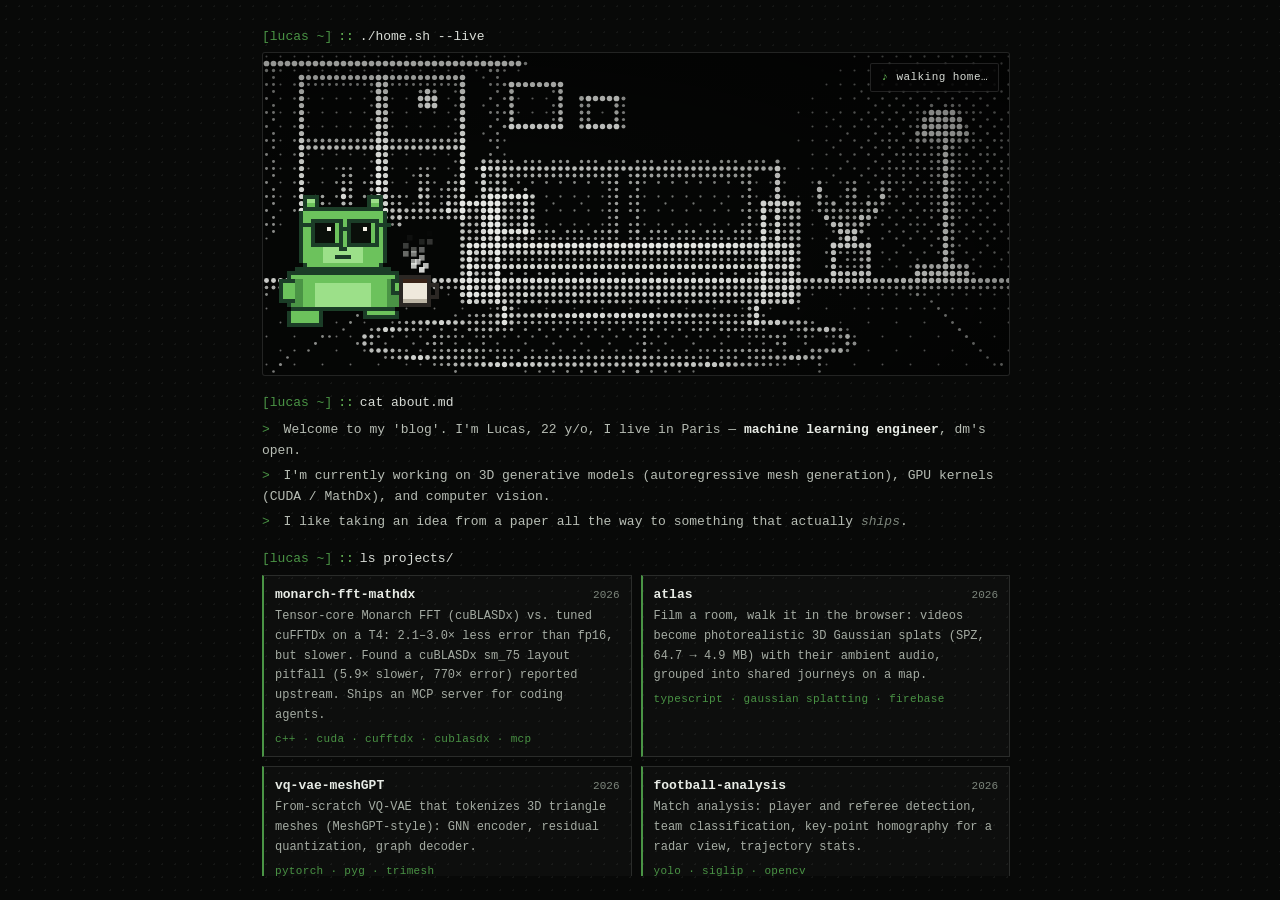
<file: index.html>
<!DOCTYPE html>
<html lang="en">
<head>
<meta charset="UTF-8" />
<meta name="viewport" content="width=device-width, initial-scale=1.0" />
<title>lucas ~ terminal</title>
<meta name="description" content="Lucas Teyssier — ml, swe & blockchain. Portfolio terminal." />
<script>document.documentElement.className = "js";</script>
<link rel="stylesheet" href="styles.css?v=a4f23aea" />
<link rel="icon" href="data:image/svg+xml,<svg xmlns='http://www.w3.org/2000/svg' viewBox='0 0 16 16' shape-rendering='crispEdges'><rect x='3' y='0' width='2' height='3' fill='%231b3d27'/><rect x='11' y='0' width='2' height='3' fill='%231b3d27'/><rect x='2' y='2' width='12' height='12' fill='%231b3d27'/><rect x='3' y='3' width='10' height='10' fill='%236cc25c'/><rect x='5' y='9' width='6' height='4' fill='%239ce089'/><rect x='7' y='9' width='2' height='2' fill='%231b3d27'/><rect x='4' y='5' width='3' height='3' fill='%230a0f0a'/><rect x='9' y='5' width='3' height='3' fill='%230a0f0a'/><rect x='7' y='6' width='2' height='1' fill='%231b3d27'/><rect x='5' y='6' width='1' height='1' fill='%23f4f1e6'/><rect x='10' y='6' width='1' height='1' fill='%23f4f1e6'/></svg>" />
</head>
<body>

<main class="wrap">
  <section class="term" id="term">
    <div class="term-body" id="out">

      <!-- ── scène animée ── -->
      <div class="block">
        <div class="cmd"><span class="ps">[lucas ~]</span><span class="op">::</span>./home.sh --live</div>
        <div class="scene" id="scene" aria-label="mascotte dans son salon">
          <canvas id="room"></canvas>
          <canvas id="sprite"></canvas>
          <div class="hud"><span class="hud-ico">♪</span><span class="hud-txt" id="hud-txt">idle — sipping coffee</span></div>
        </div>
      </div>

      <div class="block">
        <div class="cmd"><span class="ps">[lucas ~]</span><span class="op">::</span>cat about.md</div>
        <div class="res" id="about"><p><span class="k">&gt;</span> Welcome to my 'blog'. I'm Lucas, 22 y/o, I live in Paris — <b>machine learning engineer</b>, dm's open.</p><p><span class="k">&gt;</span> I'm currently working on 3D generative models (autoregressive mesh generation), GPU kernels (CUDA / MathDx), and computer vision.</p><p><span class="k">&gt;</span> I like taking an idea from a paper all the way to something that actually <i>ships</i>.</p><!-- /about --></div>
      </div>

      <div class="block">
        <div class="cmd"><span class="ps">[lucas ~]</span><span class="op">::</span>ls projects/</div>
        <div class="res"><div class="grid" id="proj-grid"><a class="card" href="https://github.com/vixrino/monarch-fft-mathdx" target="_blank" rel="noopener"><div class="h"><span class="n">monarch-fft-mathdx</span><span class="y">2026</span></div><div class="d">Tensor-core Monarch FFT (cuBLASDx) vs. tuned cuFFTDx on a T4: 2.1–3.0× less error than fp16, but slower. Found a cuBLASDx sm_75 layout pitfall (5.9× slower, 770× error) reported upstream. Ships an MCP server for coding agents.</div><div class="t">c++ · cuda · cufftdx · cublasdx · mcp</div></a><a class="card" href="https://github.com/vixrino/atlas" target="_blank" rel="noopener"><div class="h"><span class="n">atlas</span><span class="y">2026</span></div><div class="d">Film a room, walk it in the browser: videos become photorealistic 3D Gaussian splats (SPZ, 64.7 → 4.9 MB) with their ambient audio, grouped into shared journeys on a map.</div><div class="t">typescript · gaussian splatting · firebase</div></a><a class="card" href="https://github.com/vixrino/vq-vae-meshGPT" target="_blank" rel="noopener"><div class="h"><span class="n">vq-vae-meshGPT</span><span class="y">2026</span></div><div class="d">From-scratch VQ-VAE that tokenizes 3D triangle meshes (MeshGPT-style): GNN encoder, residual quantization, graph decoder.</div><div class="t">pytorch · pyg · trimesh</div></a><div class="card"><div class="h"><span class="n">football-analysis</span><span class="y">2026</span></div><div class="d">Match analysis: player and referee detection, team classification, key-point homography for a radar view, trajectory stats.</div><div class="t">yolo · siglip · opencv</div></div><a class="card" href="https://github.com/vixrino/point-transformer-shapenet" target="_blank" rel="noopener"><div class="h"><span class="n">point-transformer</span><span class="y">2026</span></div><div class="d">Point Transformer for 3D point cloud understanding, trained and evaluated on ShapeNet.</div><div class="t">pytorch · shapenet</div></a><a class="card" href="https://github.com/vixrino/GLD" target="_blank" rel="noopener"><div class="h"><span class="n">quantflow-gold</span><span class="y">2026</span></div><div class="d">Free-data stack for systematic gold trading: connectors (Yahoo, FRED, CFTC COT, ETF holdings), structuring and delivery.</div><div class="t">python · fred · cot</div></a><div class="card"><div class="h"><span class="n">ai-datacenter</span><span class="y">2025</span></div><div class="d">Mini AI cluster for distributed training: GPU/CPU scheduling and automated ML pipelines with Kubeflow / MLflow.</div><div class="t">kubernetes · docker · mlflow</div></div><div class="card"><div class="h"><span class="n">where</span><span class="y">2025</span></div><div class="d">iOS exploration app: offline place index, free zones under 15 km, radius computation.</div><div class="t">swift · xcodegen</div></div><!-- /proj-grid --></div></div>
      </div>

      <div class="block">
        <div class="cmd"><span class="ps">[lucas ~]</span><span class="op">::</span>cat experience.md</div>
        <div class="res" id="experience"><div class="sec">experience</div><div class="tl"><div class="tl-i"><div class="tl-d">jun 2026 – dec 2026</div><div class="tl-c"><div class="tl-h"><b>Machine Learning Engineer</b> <span class="tl-at">@</span> <span class="tl-o">Banque de France</span></div><div class="tl-w">Paris</div><ul class="eb"><li>Co-developed with Mistral AI an OCR + LLM pipeline processing 150,000+ over-indebtedness files per year.</li><li>Designed a schema-driven extraction engine (600+ fields) that handles new document types without code changes.</li><li>Built the evaluation framework (annotated benchmarks, field-level F1, CER/WER), raising extraction F1 from 78% to 94% across 12 document types.</li></ul></div></div><div class="tl-i"><div class="tl-d">jun 2026 – sep 2026</div><div class="tl-c"><div class="tl-h"><b>AI Engineer</b> <span class="tl-at">@</span> <span class="tl-o">MIT CSAIL — Mantis AI</span></div><div class="tl-w">Cambridge, USA</div><ul class="eb"><li>Clustered financial news by semantic similarity using text embeddings — grouping articles by meaning rather than keyword overlap.</li><li>Studied how news cluster dynamics correlate with subsequent stock price movements.</li></ul></div></div><div class="tl-i"><div class="tl-d">feb 2026 – nov 2026</div><div class="tl-c"><div class="tl-h"><b>Data Lead</b> <span class="tl-at">@</span> <span class="tl-o">Quant Flow</span></div><div class="tl-w">Paris</div><ul class="eb"><li>Automated pipelines turning raw market, macroeconomic and alternative data into production-ready trading signals — data release to signal in under 3 min.</li><li>Designed and backtested systematic gold trading strategies on 15 years of multi-source data (Sharpe 1.8, max drawdown 9%), with walk-forward validation.</li><li>Led a team of 7 across data engineering and research: data quality, signal library, research to production.</li></ul></div></div><div class="tl-i"><div class="tl-d">1 year</div><div class="tl-c"><div class="tl-h"><b>Solidity engineer</b> <span class="tl-at">@</span> <span class="tl-o">Freelance</span></div><div class="tl-w">remote</div><ul class="eb"><li>10+ clients — smart contract development and delivery.</li></ul></div></div></div><div class="sec">leadership & achievements</div><div class="tl"><div class="tl-i"><div class="tl-d">jun 2026</div><div class="tl-c"><div class="tl-h"><b>Winner — 1st prize</b> <span class="tl-at">@</span> <span class="tl-o">Hugging Face × Anthropic Hackathon</span></div><div class="tl-w">hackathon</div><div class="tl-n">Autonomous AI agent automating payroll and end-to-end financial workflows.</div></div></div><div class="tl-i"><div class="tl-d">sep 2025 – present</div><div class="tl-c"><div class="tl-h"><b>President</b> <span class="tl-at">@</span> <span class="tl-o">Artificial Intelligence ISEP Club</span></div><div class="tl-w">Paris</div><div class="tl-n">AI conferences with Yann LeCun and Arthur Mensch · weekly research paper discussions.</div></div></div><div class="tl-i"><div class="tl-d">2023 – present</div><div class="tl-c"><div class="tl-h"><b>Ultra-trail runner — UTMB index 652</b> <span class="tl-at">@</span> <span class="tl-o">UTMB® World Series</span></div><div class="tl-w">France</div><div class="tl-n">32 trail races, incl. a 132 km / 5,200 m D+ ultra (Grands Trails d’Auvergne 100M, 15th, 17h12) · top 10s: Trail en terres d’Oc (6th 2023, 8th 2025).</div></div></div></div><!-- /experience --></div>
      </div>

      <div class="block">
        <div class="cmd"><span class="ps">[lucas ~]</span><span class="op">::</span>cat education.md</div>
        <div class="res" id="education"><div class="sec">education</div><div class="entry"><div class="eh"><span class="eo">ISEP — École d'ingénieurs du numérique</span><span class="ew">sep 2025 – jun 2028 · Paris</span></div><div class="er">Master of Engineering — Artificial Intelligence</div><div class="en">deep learning, reinforcement learning, machine learning, computer vision · GRE 340/340</div></div><div class="entry"><div class="eh"><span class="eo">Tsinghua University</span><span class="ew">jul 2025 · China</span></div><div class="er">Generative AI — non-degree program</div><div class="en">LLMs, diffusion models, NLP, generative AI for medicine, LLM agents</div></div><div class="entry"><div class="eh"><span class="eo">Université de Bordeaux</span><span class="ew">sep 2023 – may 2025 · Bordeaux</span></div><div class="er">Double BSc — Computer Science & Applied Mathematics</div><div class="en">ranked 1/236 · linear algebra, algorithms, C, probability & statistics · tutored 1st-year CS & maths students in programming</div></div><div class="sec">also</div><p>Interests: financial markets & trading, competitive programming (Master on Codeforces), chess (top 0.1% on chess.com), cinema, blockchain, football.</p><!-- /education --></div>
      </div>

      <div class="block">
        <div class="cmd"><span class="ps">[lucas ~]</span><span class="op">::</span>cat stack.txt</div>
        <div class="res" id="stack"><div class="row"><span class="lbl">ml</span><span class="val">pytorch · jax · flax · optax · tensorflow · opencv · yolo · transformers</span></div><div class="row"><span class="lbl">data</span><span class="val">numpy · scipy · pandas</span></div><div class="row"><span class="lbl">code</span><span class="val">python · c · c++ · cuda · ocaml · java · sql · solidity · javascript</span></div><div class="row"><span class="lbl">gpu</span><span class="val">cuda · cufftdx · cublasdx · nsight compute · sass analysis</span></div><div class="row"><span class="lbl">infra</span><span class="val">docker · kubernetes · linux · git</span></div><div class="row"><span class="lbl">spoken</span><span class="val">french (native) · english C1</span></div><!-- /stack --></div>
      </div>

      <div class="block">
        <div class="cmd"><span class="ps">[lucas ~]</span><span class="op">::</span>cat links.md</div>
        <div class="res links" id="links"><a href="https://github.com/vixrino" target="_blank" rel="noopener"><span>github</span><span class="r">vixrino</span></a><a href="https://www.linkedin.com/in/lucas-teyssier1/" target="_blank" rel="noopener"><span>linkedin</span><span class="r">lucas-teyssier1</span></a><a href="https://x.com/0xD7b5" target="_blank" rel="noopener"><span>x.com</span><span class="r">@0xD7b5</span></a><a href="mailto:lteyssier00@gmail.com" target="_blank" rel="noopener"><span>email</span><span class="r">lteyssier00@gmail.com</span></a><a href="Lucas_Teyssier_CV_sans_tel.pdf" target="_blank" rel="noopener"><span>resume</span><span class="r">pdf ↓</span></a><!-- /links --></div>
      </div>

      <div id="live"></div>

      <div class="input-line" id="input-line">
        <span class="ps">[lucas ~]</span><span class="op">::</span>
        <input id="cin" autocomplete="off" autocapitalize="off" autocorrect="off"
               spellcheck="false" aria-label="terminal input" />
      </div>

      <div class="quick">
        <span class="hint" id="try-label">try</span>
        <button data-run="help">help</button>
      </div>

    </div>
  </section>
</main>

<script src="data.js?v=2f4c479a"></script>
<script src="scene.js?v=4a7f9efa"></script>
<script src="script.js?v=d87dfce0"></script>
</body>
</html>
</file>
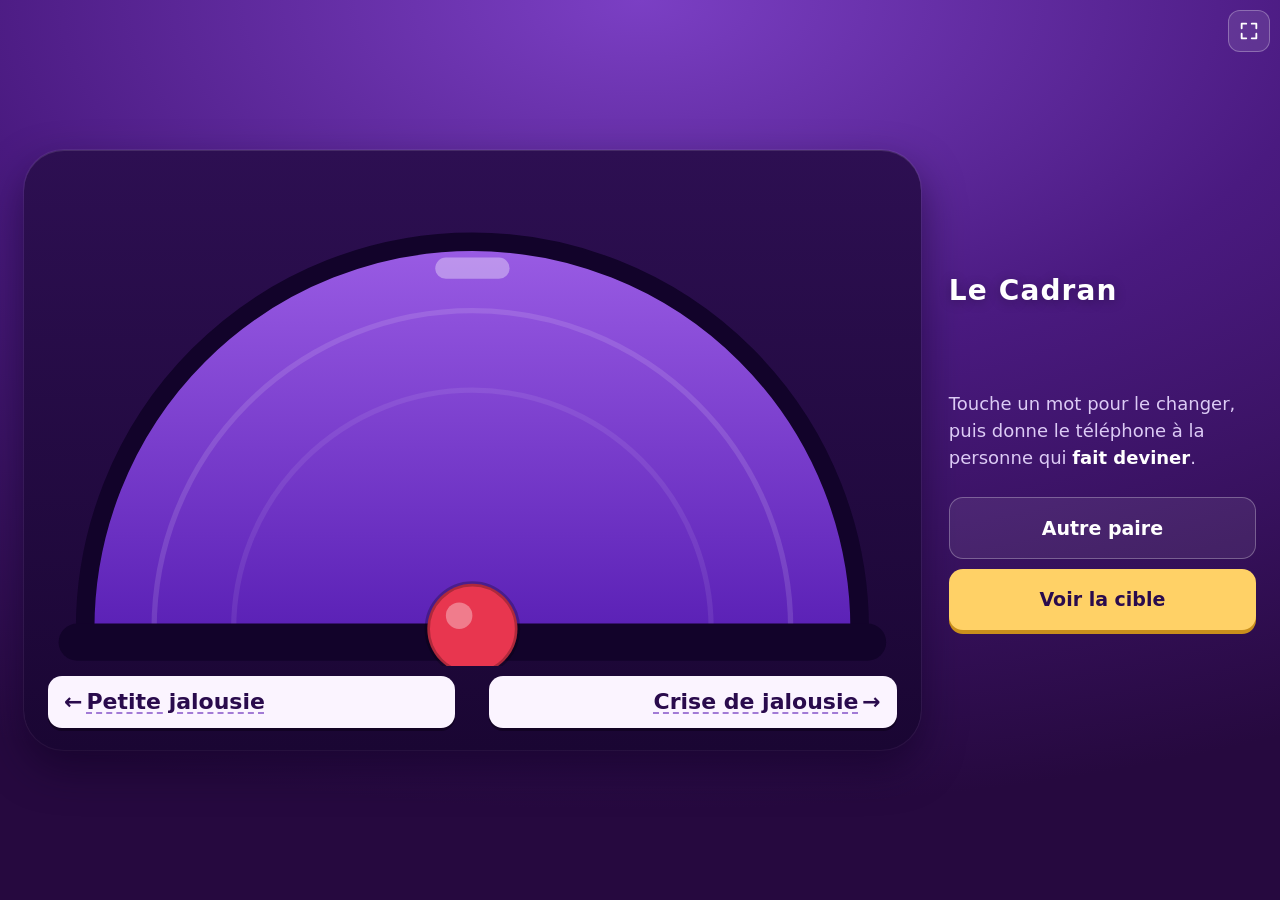
<file: cadran-75ade0a53a/index.html>
<!doctype html>
<html lang="fr">
<head>
<meta charset="utf-8">
<meta name="viewport" content="width=device-width, initial-scale=1, viewport-fit=cover">
<meta name="robots" content="noindex, nofollow">
<meta name="theme-color" content="#3b1366">
<meta name="mobile-web-app-capable" content="yes">
<meta name="apple-mobile-web-app-capable" content="yes">
<meta name="apple-mobile-web-app-status-bar-style" content="black-translucent">
<meta name="apple-mobile-web-app-title" content="Cadran">
<link rel="manifest" href="manifest.webmanifest">
<title>Le Cadran</title>
<style>
  /* thème violet fixe : c'est le plateau du jeu, pas une page de texte */
  :root {
    color-scheme: dark;
    --txt: #fff; --mute: #dccbf5; --line: rgb(255 255 255 / .28);
    --accent: #ffd166; --accent-txt: #2a0b4d;
  }
  * { box-sizing: border-box; }
  html, body { height: 100%; }
  body {
    -webkit-user-select: none; user-select: none;
    margin: 0; color: var(--txt);
    background: #3b1366 radial-gradient(120% 90% at 50% 0%, #7b3fc4 0%, #4a1a80 45%, #26093f 100%) fixed;
    font: 16px/1.5 system-ui, -apple-system, "Segoe UI", sans-serif;
  }
  main {
    max-width: 1000px; height: 100svh; margin: 0 auto;
    padding: max(24px, env(safe-area-inset-top)) max(16px, env(safe-area-inset-right)) max(32px, env(safe-area-inset-bottom)) max(16px, env(safe-area-inset-left));
    display: flex; flex-direction: column; gap: 18px;
  }
  .cote { display: contents; }
  h1 { order: -1; font-size: 22px; margin: 0; letter-spacing: .04em; text-shadow: 0 2px 12px rgb(0 0 0 / .3); }
  button { font: inherit; color: inherit; }

  .boitier {
    max-width: 100%; margin: 0 auto;
    background: linear-gradient(#2d0f52, #1a0633);
    border-radius: 28px; padding: 18px 14px 14px;
    box-shadow: 0 18px 40px rgb(15 0 35 / .55), 0 0 0 1px rgb(255 255 255 / .08), inset 0 1px 0 rgb(255 255 255 / .12);
  }
  svg#cadran { display: block; width: 100%; height: auto; touch-action: none; user-select: none; -webkit-user-select: none; }
  svg#cadran.drag { cursor: grab; }
  svg#cadran.drag:active { cursor: grabbing; }
  #cadran:focus { outline: none; }
  #cadran:focus-visible #bord { stroke: #ffd166; }

  #volet {
    transform-box: view-box; transform-origin: 160px 170px;
    transition: transform .9s cubic-bezier(.6, 0, .25, 1);
  }
  #volet.ouvert { transform: rotate(-180deg); }
  #aiguille { transition: opacity .25s; }

  .resultat { font-size: 24px; font-weight: 800; text-align: center; margin: 0; line-height: 1.3; min-height: 1.3em; color: #ffd166; }
  .resultat.vide { visibility: hidden; }
  .consigne { margin: 0; text-align: center; color: var(--mute); min-height: 3em; }
  .consigne b { color: var(--txt); }

  .mots { display: flex; justify-content: space-between; gap: 10px; margin-top: 10px; }
  .mot {
    flex: 0 1 48%; min-width: 0; display: flex; align-items: center; gap: 4px; padding: 8px 10px;
    border-radius: 10px; font-weight: 800; font-size: 15px; line-height: 1.25;
    background: #fbf4ff; color: #2a0b4d; box-shadow: 0 3px 0 #120324;
  }
  .mot .champ {
    flex: 1; min-width: 0; overflow-wrap: anywhere; min-height: 1.25em;
    -webkit-user-select: text; user-select: text;
  }
  .mot.d .champ { text-align: right; }
  .mot .champ[contenteditable="plaintext-only"], .mot .champ[contenteditable="true"] {
    text-decoration: underline dashed #a27ad6 1.5px; text-underline-offset: 3px; cursor: text;
  }
  .mot .champ:focus { outline: none; text-decoration-style: solid; }

  .actions { display: flex; gap: 10px; justify-content: center; margin-top: auto; }
  .main-btn {
    border: 0; border-radius: 14px; padding: 15px 22px; cursor: pointer;
    background: var(--accent); color: var(--accent-txt); font-weight: 800; font-size: 17px;
    flex: 1 1 auto; max-width: 360px; box-shadow: 0 4px 0 #c98f1c;
  }
  .main-btn:active:not(:disabled) { transform: translateY(2px); box-shadow: 0 2px 0 #c98f1c; }
  .main-btn:disabled { opacity: .5; cursor: default; }
  .ghost {
    border: 1px solid var(--line); background: rgb(255 255 255 / .08); border-radius: 14px;
    padding: 14px 16px; cursor: pointer; font-weight: 700;
  }
  .ghost:hover { background: rgb(255 255 255 / .14); }

  @media (max-height: 560px) { main { padding-top: 10px; padding-bottom: 12px; gap: 10px; } h1 { display: none; } }

  @media (min-width: 800px) {
    main { padding-top: 32px; gap: 22px; }
    h1 { font-size: 28px; }
    .boitier { border-radius: 40px; padding: 28px 24px 22px; }
    .mot { font-size: 22px; padding: 12px 16px; border-radius: 14px; }
    .resultat { font-size: 32px; }
    .consigne { font-size: 18px; }
    .main-btn, .ghost { font-size: 19px; padding: 16px 28px; }
  }

  /* écran large et peu haut (PC, téléphone couché) : texte et boutons à côté du cadran */
  @media (min-width: 700px) and (min-aspect-ratio: 13/10) {
    main {
      max-width: 1500px; display: grid; grid-template-columns: minmax(0, 1fr) clamp(220px, 24vw, 320px);
      align-items: center; gap: 28px;
      padding: max(16px, env(safe-area-inset-top)) max(24px, env(safe-area-inset-right)) max(16px, env(safe-area-inset-bottom)) max(24px, env(safe-area-inset-left));
    }
    .cote { display: flex; flex-direction: column; gap: 18px; }
    .resultat, .consigne { text-align: left; }
    .actions { flex-direction: column; margin-top: 8px; }
    .main-btn, .ghost { max-width: none; flex: none; }
  }
  @media (min-width: 700px) and (min-aspect-ratio: 13/10) and (max-height: 560px) {
    h1 { display: none; }
    .cote { gap: 10px; }
    .consigne { min-height: 0; font-size: 15px; }
    .main-btn, .ghost { padding: 12px 16px; font-size: 16px; }
    .boitier { border-radius: 24px; padding: 12px 12px 10px; }
    .mot { font-size: 16px; padding: 6px 10px; border-radius: 10px; }
    .mots { margin-top: 6px; }
  }

  .pe {
    position: fixed; z-index: 4; top: max(10px, env(safe-area-inset-top)); right: max(10px, env(safe-area-inset-right));
    width: 42px; height: 42px; border-radius: 12px; border: 1px solid var(--line);
    background: rgb(255 255 255 / .1); color: #fff; cursor: pointer; display: grid; place-items: center;
  }
  .pe svg { width: 22px; height: 22px; fill: none; stroke: currentColor; stroke-width: 2; stroke-linecap: round; stroke-linejoin: round; }
  .pe[hidden] { display: none; }

  .voile {
    position: fixed; inset: 0; z-index: 6; display: none; place-items: center; text-align: center;
    padding: 24px; background: #3b1366 radial-gradient(120% 90% at 50% 0%, #7b3fc4 0%, #4a1a80 45%, #26093f 100%);
  }
  .voile p { margin: 0 0 8px; font-size: 20px; font-weight: 800; }
  .voile small { display: block; color: var(--mute); font-size: 15px; margin-bottom: 22px; max-width: 320px; }
  .voile .tel { width: 72px; height: 72px; margin: 0 auto 18px; animation: tourne 2.4s ease-in-out infinite; }
  .voile .tel svg { width: 100%; height: 100%; fill: none; stroke: #ffd166; stroke-width: 2; stroke-linecap: round; stroke-linejoin: round; }
  @keyframes tourne { 0%, 25% { transform: rotate(0); } 55%, 100% { transform: rotate(-90deg); } }
  .voile .actions { flex-direction: column; align-items: center; }
  .voile .ghost { border: 0; background: none; text-decoration: underline; color: var(--mute); font-weight: 600; padding: 8px; }
  /* téléphone tenu droit : on demande de le tourner */
  @media (orientation: portrait) and (pointer: coarse) and (max-width: 600px) {
    body:not(.portrait-ok) .voile.rotation { display: grid; }
  }
</style>
</head>
<body>
<button class="pe" id="pe" aria-label="Plein écran" title="Plein écran">
  <svg viewBox="0 0 24 24"><path d="M4 9V4h5M20 9V4h-5M4 15v5h5M20 15v5h-5"/></svg>
</button>

<div class="voile rotation" id="voile-rotation">
  <div>
    <div class="tel"><svg viewBox="0 0 24 24"><rect x="7" y="2" width="10" height="20" rx="2.5"/><path d="M11 18.5h2"/></svg></div>
    <p>Tourne ton téléphone</p>
    <small>Le jeu se joue à l'horizontale.</small>
    <div class="actions">
      <button class="main-btn" id="rot-pe">Plein écran à l'horizontale</button>
      <button class="ghost" id="rot-ok">Jouer quand même à la verticale</button>
    </div>
  </div>
</div>

<main>

  <div class="boitier">
    <svg id="cadran" viewBox="0 0 320 184" role="slider" aria-label="Aiguille du cadran"
         aria-valuemin="0" aria-valuemax="100" aria-valuenow="50">
      <defs>
        <clipPath id="haut"><rect x="0" y="0" width="320" height="170"/></clipPath>
        <radialGradient id="face" cx="50%" cy="100%" r="100%">
          <stop offset="0" stop-color="#fdf8ff"/>
          <stop offset="1" stop-color="#e6d5fb"/>
        </radialGradient>
        <linearGradient id="voletGrad" x1="0" x2="0" y1="0" y2="1">
          <stop offset="0" stop-color="#9b5de5"/>
          <stop offset="1" stop-color="#5b21b6"/>
        </linearGradient>
      </defs>

      <g clip-path="url(#haut)">
        <path d="M14 170 A146 146 0 0 1 306 170 Z" fill="url(#face)"/>
        <g id="graduations" stroke="#9d7cc9" stroke-width="1.5" stroke-linecap="round"></g>
        <g id="cible"></g>
        <g id="volet">
          <path d="M12 170 A148 148 0 0 1 308 170 Z" fill="url(#voletGrad)"/>
          <path d="M40 170 A120 120 0 0 1 280 170" fill="none" stroke="rgb(255 255 255 / .12)" stroke-width="2"/>
          <path d="M70 170 A90 90 0 0 1 250 170" fill="none" stroke="rgb(255 255 255 / .08)" stroke-width="2"/>
          <rect x="146" y="30" width="28" height="8" rx="4" fill="rgb(255 255 255 / .35)"/>
        </g>
      </g>
      <path id="bord" d="M14 170 A146 146 0 0 1 306 170" fill="none" stroke="#12032a" stroke-width="7"/>
      <rect x="4" y="168" width="312" height="14" rx="7" fill="#12032a"/>

      <g id="aiguille">
        <line x1="160" y1="170" x2="160" y2="34" stroke="#e8364f" stroke-width="5" stroke-linecap="round"/>
        <circle cx="160" cy="34" r="6" fill="#e8364f"/>
      </g>
      <circle cx="160" cy="170" r="17" fill="#e8364f"/>
      <circle cx="160" cy="170" r="17" fill="none" stroke="rgb(0 0 0 / .25)" stroke-width="2"/>
      <circle cx="155" cy="165" r="5" fill="rgb(255 255 255 / .35)"/>
    </svg>
    <div class="mots">
      <div class="mot g"><span aria-hidden="true">←</span><span class="champ" id="mot-g" role="textbox" aria-label="Mot de gauche"></span></div>
      <div class="mot d"><span class="champ" id="mot-d" role="textbox" aria-label="Mot de droite"></span><span aria-hidden="true">→</span></div>
    </div>
  </div>

  <div class="cote">
    <h1>Le Cadran</h1>
    <p class="resultat vide" id="resultat" aria-live="polite"></p>
    <p class="consigne" id="consigne"></p>
    <div class="actions" id="actions"></div>
  </div>
</main>


<script>
(() => {
  const CX = 160, CY = 170, R = 146;
  const $ = (id) => document.getElementById(id);
  const svg = $("cadran"), gCible = $("cible"), aig = $("aiguille"), volet = $("volet");
  const consigne = $("consigne"), resultat = $("resultat"), actions = $("actions");
  const DUREE_VOLET = 900;

  // angle a : 0 = tout à gauche, 180 = tout à droite
  const pt = (a, r = R) => {
    const t = (a * Math.PI) / 180;
    return [CX - r * Math.cos(t), CY - r * Math.sin(t)];
  };
  const part = (a1, a2) => {
    a1 = Math.max(0, a1); a2 = Math.min(180, a2);
    const [x1, y1] = pt(a1), [x2, y2] = pt(a2);
    return `M${CX} ${CY} L${x1.toFixed(1)} ${y1.toFixed(1)} A${R} ${R} 0 0 1 ${x2.toFixed(1)} ${y2.toFixed(1)} Z`;
  };

  let gr = "";
  for (let a = 0; a <= 180; a += 9) {
    const long = a % 45 === 0;
    const [x1, y1] = pt(a, R - (long ? 14 : 7)), [x2, y2] = pt(a, R - 2);
    gr += `<line x1="${x1.toFixed(1)}" y1="${y1.toFixed(1)}" x2="${x2.toFixed(1)}" y2="${y2.toFixed(1)}"/>`;
  }
  $("graduations").innerHTML = gr;

  let cible = 90, angle = 90, phase = "pret";

  // 5 bandes de 7° : 2 3 4 3 2
  const W = 7;
  const BANDES = [[-2.5, 2, "#ffd166"], [-1.5, 3, "#ff7aa8"], [-0.5, 4, "#6b6f76"], [0.5, 3, "#ff7aa8"], [1.5, 2, "#ffd166"]];
  function dessinerCible() {
    gCible.innerHTML = BANDES.map(([k, n, coul]) => {
      // bandes coupées au bord du cadran : la cible peut aller de 0 à 180
      const a1 = Math.max(0, cible + k * W), a2 = Math.min(180, cible + (k + 1) * W);
      if (a2 - a1 <= 0) return "";
      // chiffre gardé loin de la barre du bas, et seulement si la bande est assez large
      const mid = Math.max(4, Math.min(176, (a1 + a2) / 2));
      const [x, y] = pt(mid, R - 22);
      const forme = `<path d="${part(a1, a2)}" fill="${coul}" stroke="#fdf8ff" stroke-width=".8"/>`;
      if (a2 - a1 < 6) return forme;
      return `${forme}
        <text x="${x.toFixed(1)}" y="${y.toFixed(1)}" transform="rotate(${(mid - 90).toFixed(1)} ${x.toFixed(1)} ${y.toFixed(1)})"
          text-anchor="middle" dominant-baseline="central" fill="#fff" font-size="13" font-weight="800"
          font-family="system-ui, sans-serif">${n}</text>`;
    }).join("");
  }

  const ouvrir = () => volet.classList.add("ouvert");
  const fermer = () => volet.classList.remove("ouvert");

  function placerAiguille(a) {
    angle = Math.max(0, Math.min(180, a));
    aig.setAttribute("transform", `rotate(${angle - 90} ${CX} ${CY})`);
    svg.setAttribute("aria-valuenow", Math.round((angle / 180) * 100));
  }
  const montrerAiguille = (v) => { aig.style.opacity = v ? 1 : 0; };

  // paires pour adultes (18+)
  const PAIRES = [
    ["Pas sexy du tout", "Ultra sexy"],
    ["Tue-l'amour", "Très excitant"],
    ["Sobre", "Complètement bourré"],
    ["Premier date raté", "Premier date parfait"],
    ["Ok au premier rendez-vous", "Jamais au premier rendez-vous"],
    ["Vanille", "Très coquin"],
    ["Honteux", "Assumé"],
    ["Red flag", "Green flag"],
    ["Plan d'un soir", "Relation sérieuse"],
    ["Ex à oublier", "Ex à recontacter"],
    ["Gênant au lit", "Talent caché au lit"],
    ["Se dit à sa mère", "Ne se dit jamais à sa mère"],
    ["Message à 3 h : mauvaise idée", "Message à 3 h : bonne idée"],
    ["Péché mignon", "Péché mortel"],
    ["Romantique", "Pervers"],
    ["Pas jaloux", "Jaloux maladif"],
    ["Légal", "Illégal"],
    ["Pardonnable", "Impardonnable"],
    ["Infidélité mineure", "Trahison absolue"],
    ["Turn-off", "Turn-on"],
    ["Tenue de soirée sage", "Tenue de soirée osée"],
    ["Ça se fait en public", "Ça se fait en privé"],
    ["Secret à garder", "Secret à balancer"],
    ["Signe qu'il/elle te kiffe", "Signe qu'il/elle s'en fout"],
    ["Sujet tabou", "Sujet normal"],
    ["Parfait pour un date", "À fuir pour un date"],
    ["Odeur sexy", "Odeur tue-l'amour"],
    ["Fantasme courant", "Fantasme rare"],
    ["Bon pour le couple", "Détruit le couple"],
    ["Appli de rencontre : swipe gauche", "Swipe droite direct"],
    ["Mauvais baiser", "Baiser parfait"],
    ["Normal à 30 ans", "Inquiétant à 30 ans"],
    ["Cringe", "Charismatique"],
    ["Excuse bidon", "Excuse crédible"],
    ["Rupture propre", "Rupture catastrophique"],
    ["Flirt innocent", "Drague lourde"],
    ["Tenue de nuit tue-l'amour", "Lingerie de compétition"],
    ["Position facile", "Position de contorsionniste"],
    ["Préliminaires zappés", "Préliminaires d'une heure"],
    ["Rapide", "Marathon"],
    ["Bruyant au lit", "Silencieux au lit"],
    ["Endroit normal pour le faire", "Endroit très risqué pour le faire"],
    ["Jouet coquin basique", "Jouet coquin intimidant"],
    ["Plan à trois : jamais", "Plan à trois : pourquoi pas"],
    ["Sexto raté", "Sexto de génie"],
    ["Ça m'excite", "Ça me dégoûte"],
    ["Fantasme avouable", "Fantasme inavouable"],
    ["Prénom sexy", "Prénom tue-l'amour"],
    ["Métier sexy", "Métier pas sexy"],
    ["Accent sexy", "Accent tue-l'amour"],
    ["Partie du corps sexy", "Partie du corps pas sexy"],
    ["Âge idéal pour se caser", "Âge où c'est trop tard"],
    ["Rencard au resto", "Rencard Netflix and chill"],
    ["Ghosting acceptable", "Ghosting impardonnable"],
    ["Situationship", "Couple officiel"],
    ["Ex qu'on recroise avec plaisir", "Ex qu'on fuit en courant"],
    ["Mensonge pieux", "Gros mytho"],
    ["Raison de rompre valable", "Raison de rompre ridicule"],
    ["Cadeau de couple nul", "Cadeau de couple parfait"],
    ["Belle-famille de rêve", "Belle-famille cauchemar"],
    ["Dispute de couple futile", "Dispute de couple grave"],
    ["Petite jalousie", "Crise de jalousie"],
    ["Mot doux mignon", "Surnom gênant"],
    ["Couple fusionnel", "Couple libre"],
    ["Bio Tinder réussie", "Bio Tinder catastrophique"],
    ["Photo de profil honnête", "Photo de profil mensongère"],
    ["Ouverture de conversation géniale", "Ouverture de conversation flippante"],
    ["Story à poster", "Story à ne jamais poster"],
    ["Malaise léger", "Malaise sur 10 ans"],
    ["Amende méritée", "Amende injuste"],
    ["Bêtise d'ado", "Crime de guerre"],
    ["Pote de confiance", "Pote balance"],
    ["Rumeur crédible", "Rumeur absurde"],
    ["Historique de recherche normal", "Historique à brûler"],
    ["Série romantique", "Série trash"],
    ["Chanson sexy", "Chanson ridicule"],
    ["Défaut mignon", "Défaut rédhibitoire"],
    ["Manie charmante", "Manie insupportable"],
    ["Habitude sale", "Habitude saine"],
    ["Péché acceptable", "Péché capital"],
    ["Coupable", "Innocent"],
    ["Idée de 2 h du matin géniale", "Idée de 2 h du matin regrettable"],
    ["Tatouage assumé", "Tatouage regretté"],
    ["Blague de beauf", "Humour raffiné"],
    ["Insulte affectueuse", "Insulte qui fait mal"],
    ["Rendez-vous chez les beaux-parents réussi", "Rendez-vous chez les beaux-parents raté"],
    ["Action ou vérité soft", "Action ou vérité hardcore"],
  ];

  // "plaintext-only" évite le collage de mise en forme ; repli sur "true" sinon
  const editable = (() => { const t = document.createElement("span"); t.contentEditable = "plaintext-only"; return t.contentEditable === "plaintext-only" ? "plaintext-only" : "true"; })();
  for (const m of [document.getElementById("mot-g"), document.getElementById("mot-d")]) {
    m.addEventListener("keydown", (e) => { if (e.key === "Enter") { e.preventDefault(); m.blur(); } });
    m.addEventListener("input", () => { if (m.textContent.length > 40) m.textContent = m.textContent.slice(0, 40); });
  }
  let paquet = [];
  function nouvellePaire() {
    if (!paquet.length) paquet = shuffle(PAIRES.map((_, i) => i));
    const [a, b] = PAIRES[paquet.pop()];
    $("mot-g").textContent = a;
    $("mot-d").textContent = b;
    if (typeof ajuster === "function") ajuster();
  }
  function shuffle(t) {
    for (let i = t.length - 1; i > 0; i--) { const j = Math.floor(Math.random() * (i + 1)); [t[i], t[j]] = [t[j], t[i]]; }
    return t;
  }

  function bouton(txt, fn, cls = "main-btn", garder = false) {
    const b = document.createElement("button");
    b.className = cls; b.textContent = txt;
    b.onclick = () => { if (!garder) b.disabled = true; fn(); };
    actions.appendChild(b);
  }

  function aller(p) {
    phase = p;
    actions.innerHTML = "";
    resultat.classList.add("vide");
    svg.classList.toggle("drag", p === "devine");
    svg.tabIndex = p === "devine" ? 0 : -1;

    for (const m of [$("mot-g"), $("mot-d")]) {
      if (p === "pret") m.setAttribute("contenteditable", editable);
      else { m.removeAttribute("contenteditable"); m.blur(); }
    }
    if (p === "pret") {
      fermer(); montrerAiguille(false);
      gCible.innerHTML = "";
      consigne.innerHTML = "Touche un mot pour le changer, puis donne le téléphone à la personne qui <b>fait deviner</b>.";
      bouton("Autre paire", nouvellePaire, "ghost", true);
      bouton("Voir la cible", () => {
        // le 4 reste entier : il peut toucher le bord sans passer sous la barre
        cible = W / 2 + Math.random() * (180 - W);
        dessinerCible();
        aller("cible");
        ouvrir();
      });
    }

    if (p === "cible") {
      montrerAiguille(false);
      consigne.innerHTML = "Mémorise la cible et prépare <b>ton indice</b>.";
      bouton("Fermer le cadran", () => {
        placerAiguille(90);
        aller("devine");
      });
    }

    if (p === "devine") {
      fermer(); montrerAiguille(true);
      setTimeout(() => { if (phase === "devine") gCible.innerHTML = ""; }, DUREE_VOLET);
      consigne.innerHTML = "Discutez, puis <b>tournez l'aiguille</b> vers la cible.";
      bouton("Révéler", () => {
        dessinerCible();
        ouvrir();
        setTimeout(() => aller("revele"), DUREE_VOLET);
      });
    }

    if (p === "revele") {
      montrerAiguille(true);
      const ecart = Math.abs(angle - cible);
      resultat.textContent =
        ecart <= W / 2 ? "4 — en plein dans le mille !" :
        ecart <= 1.5 * W ? "3 — tout près !" :
        ecart <= 2.5 * W ? "2 — dans la zone" : "Raté";
      resultat.classList.remove("vide");
      consigne.innerHTML = cible > angle + W / 2 ? "La cible était plus à droite." :
                           cible < angle - W / 2 ? "La cible était plus à gauche." : "";
      bouton("Manche suivante", () => {
        nouvellePaire();
        fermer(); montrerAiguille(false);
        setTimeout(() => aller("pret"), DUREE_VOLET);
      });
    }
  }

  // ---- tourner l'aiguille ----
  function angleDepuis(e) {
    const r = svg.getBoundingClientRect();
    const x = ((e.clientX - r.left) / r.width) * 320;
    const y = ((e.clientY - r.top) / r.height) * 184;
    const dx = x - CX, dy = CY - y;
    if (dy <= 0) return dx < 0 ? 0 : 180;
    return (Math.atan2(dy, -dx) * 180) / Math.PI;
  }
  let tire = false;
  svg.addEventListener("pointerdown", (e) => {
    if (phase !== "devine") return;
    tire = true; svg.setPointerCapture(e.pointerId);
    placerAiguille(angleDepuis(e));
  });
  svg.addEventListener("pointermove", (e) => { if (tire) placerAiguille(angleDepuis(e)); });
  const lacher = () => { tire = false; };
  svg.addEventListener("pointerup", lacher);
  svg.addEventListener("pointercancel", lacher);
  svg.addEventListener("keydown", (e) => {
    if (phase !== "devine") return;
    const pas = e.shiftKey ? 10 : 2;
    if (e.key === "ArrowLeft" || e.key === "ArrowDown") { placerAiguille(angle - pas); e.preventDefault(); }
    if (e.key === "ArrowRight" || e.key === "ArrowUp") { placerAiguille(angle + pas); e.preventDefault(); }
  });

  // le cadran prend toute la place restante, sans jamais faire défiler la page
  const main = document.querySelector("main"), boitier = document.querySelector(".boitier");
  function ajuster() {
    svg.style.width = "0px"; svg.style.height = "0px"; main.style.height = "auto";
    const ms = getComputedStyle(main), cs = getComputedStyle(boitier);
    const padX = parseFloat(cs.paddingLeft) + parseFloat(cs.paddingRight);
    const cote = ms.display === "grid";
    // hauteur prise par tout sauf le dessin
    const fixe = cote ? boitier.offsetHeight + parseFloat(ms.paddingTop) + parseFloat(ms.paddingBottom) : main.scrollHeight;
    main.style.height = "";
    const colonne = cote ? parseFloat(ms.gridTemplateColumns) : main.clientWidth - parseFloat(ms.paddingLeft) - parseFloat(ms.paddingRight);
    const largeurMax = colonne - padX;
    const hauteurLibre = window.innerHeight - fixe;
    const w = Math.max(160, Math.min(largeurMax, (hauteurLibre * 320) / 184));
    svg.style.width = w + "px"; svg.style.height = (w * 184) / 320 + "px";
  }
  window.addEventListener("resize", ajuster);

  // ---- plein écran + paysage ----
  const racine = document.documentElement;
  const peDispo = !!(document.fullscreenEnabled || document.webkitFullscreenEnabled);
  const autonome = matchMedia("(display-mode: fullscreen), (display-mode: standalone)").matches || navigator.standalone === true;
  const enPE = () => !!(document.fullscreenElement || document.webkitFullscreenElement);
  async function pleinEcran() {
    if (peDispo) {
      try {
        if (enPE()) { await (document.exitFullscreen || document.webkitExitFullscreen).call(document); return; }
        await (racine.requestFullscreen || racine.webkitRequestFullscreen).call(racine, { navigationUI: "hide" });
        try { await screen.orientation.lock("landscape"); } catch {}
      } catch {}
    }
  }
  const pe = $("pe");
  // iPhone : Safari n'autorise pas le plein écran d'une page, donc pas de bouton qui ne marche pas
  pe.hidden = autonome || !peDispo;
  pe.onclick = pleinEcran;
  $("rot-pe").onclick = pleinEcran;
  $("rot-pe").hidden = !peDispo;
  $("rot-ok").onclick = () => document.body.classList.add("portrait-ok");
  const majPE = () => {
    pe.setAttribute("aria-label", enPE() ? "Quitter le plein écran" : "Plein écran");
    setTimeout(ajuster, 150);
  };
  document.addEventListener("fullscreenchange", majPE);
  document.addEventListener("webkitfullscreenchange", majPE);
  for (const m of [$("mot-g"), $("mot-d")]) m.addEventListener("input", ajuster);

  placerAiguille(90);
  nouvellePaire();
  aller("pret");
  ajuster();
  if (document.fonts) document.fonts.ready.then(ajuster);
})();
</script>
</body>
</html>
</file>
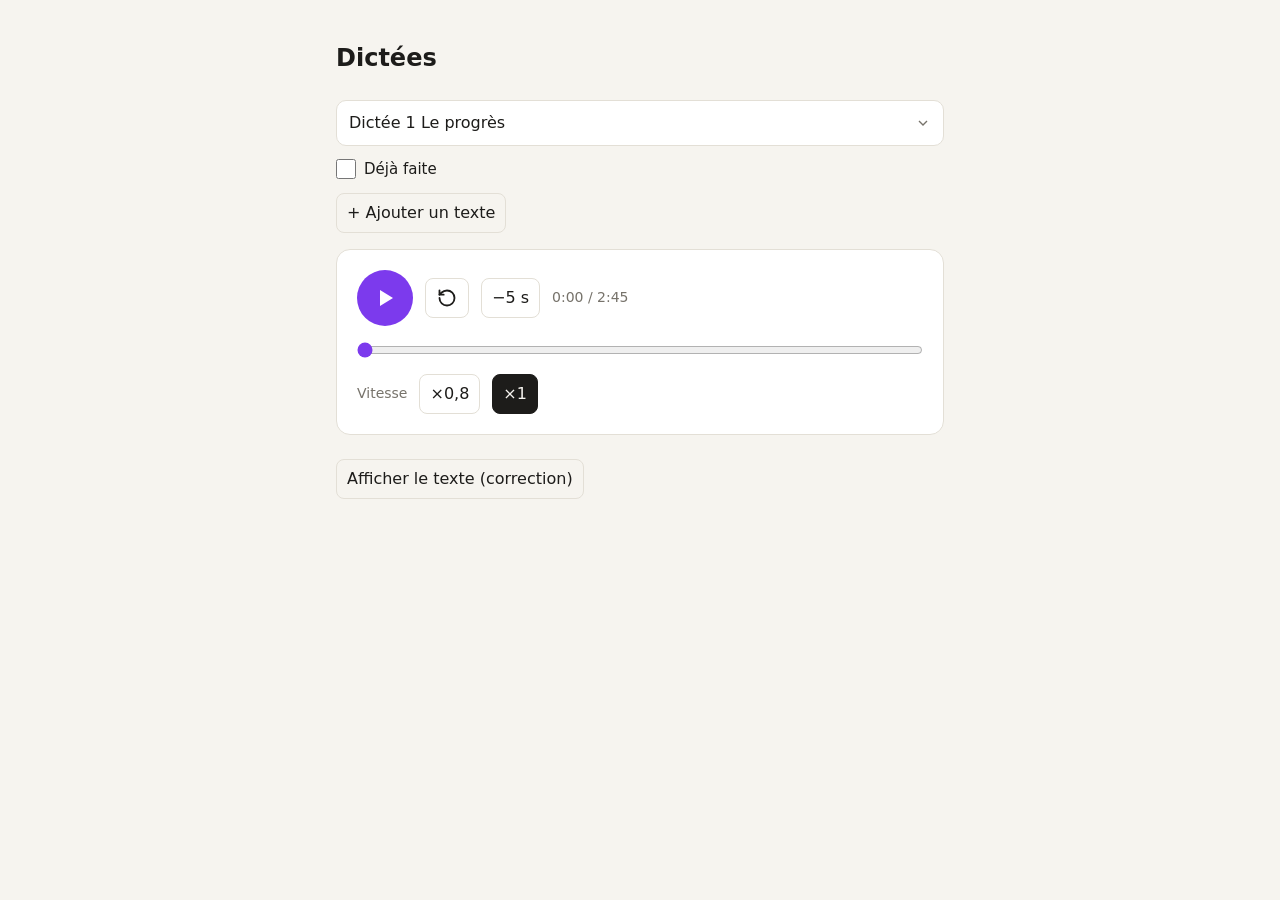
<file: dictee-d9709349be/index.html>
<!doctype html>
<html lang="fr">
<head>
<meta charset="utf-8">
<meta name="viewport" content="width=device-width, initial-scale=1">
<meta name="robots" content="noindex, nofollow">
<title>Dictées</title>
<style>
  :root {
    --bg: #f6f4ef; --card: #fff; --txt: #1d1c1a; --mute: #77736b;
    --line: #e3dfd6; --accent: #2f5bd3; --accent-txt: #fff;
    --faint: #b8b4ab; --surligne: #cfe0ff; --violet: #7c3aed; --violet-txt: #fff;
  }
  @media (prefers-color-scheme: dark) {
    :root {
      --bg: #151514; --card: #1f1f1d; --txt: #ecebe7; --mute: #9a968d;
      --line: #33322f; --accent: #7d9cff; --accent-txt: #0d0d0c;
      --faint: #5e5c57; --surligne: #29406e; --violet: #a78bfa; --violet-txt: #1a1033;
    }
  }
  * { box-sizing: border-box; }
  body {
    margin: 0; background: var(--bg); color: var(--txt);
    font: 16px/1.5 system-ui, -apple-system, "Segoe UI", sans-serif;
  }
  main { max-width: 640px; margin: 0 auto; padding: 40px 16px 64px; }
  h1 { font-size: 24px; margin: 0 0 24px; }
  button { font: inherit; color: inherit; }
  /* liste maison : le <select> natif ignore les couleurs sur mobile */
  .liste { position: relative; }
  .choix {
    width: 100%; padding: 10px 12px; border: 1px solid var(--line); border-radius: 10px;
    background: var(--card); cursor: pointer; text-align: left;
    display: flex; align-items: center; justify-content: space-between; gap: 8px;
  }
  .choix svg { width: 16px; height: 16px; flex: none; fill: none; stroke: var(--mute); stroke-width: 2; }
  .options {
    position: absolute; z-index: 10; left: 0; right: 0; top: calc(100% + 4px);
    margin: 0; padding: 4px; list-style: none; max-height: 60vh; overflow-y: auto;
    background: var(--card); border: 1px solid var(--line); border-radius: 10px;
    box-shadow: 0 8px 24px rgb(0 0 0 / .15);
  }
  .options li { padding: 10px 12px; border-radius: 6px; cursor: pointer; }
  .options li:hover, .options li[aria-selected="true"] { background: var(--bg); }
  .options li[aria-selected="true"] { font-weight: 600; }
  .options li.faite, .choix.faite { color: var(--faint); }
  .fait {
    display: flex; align-items: center; gap: 8px; margin-top: 12px;
    font-size: 15px; cursor: pointer; user-select: none;
  }
  .fait input { width: 20px; height: 20px; margin: 0; accent-color: var(--accent); }
  .player {
    margin-top: 16px; padding: 20px; background: var(--card);
    border: 1px solid var(--line); border-radius: 14px;
  }
  .row { display: flex; align-items: center; gap: 12px; }
  .play {
    width: 56px; height: 56px; flex: none; border: 0; border-radius: 50%;
    background: var(--violet); color: var(--violet-txt); cursor: pointer;
    display: grid; place-items: center;
  }
  .play svg { width: 24px; height: 24px; fill: currentColor; }
  .ghost {
    border: 1px solid var(--line); background: transparent; border-radius: 8px;
    padding: 6px 10px; cursor: pointer;
  }
  .ghost:hover { border-color: var(--mute); }
  .ghost[aria-pressed="true"] {
    background: var(--txt); color: var(--bg); border-color: var(--txt);
  }
  input[type=range] { display: block; width: 100%; margin: 16px 0 0; accent-color: var(--violet); }
  .ghost { min-height: 40px; }
  .icone { display: grid; place-items: center; min-width: 44px; }
  .icone svg {
    width: 20px; height: 20px; fill: none; stroke: currentColor;
    stroke-width: 2.2; stroke-linecap: round; stroke-linejoin: round;
  }
  .time { font-variant-numeric: tabular-nums; color: var(--mute); font-size: 14px; }
  .speeds { margin-top: 16px; flex-wrap: wrap; }
  .speeds span { color: var(--mute); font-size: 14px; }
  .reveal { margin-top: 24px; }
  .texte {
    margin-top: 12px; padding: 20px; background: var(--card);
    border: 1px solid var(--line); border-radius: 14px; font-size: 18px; line-height: 1.7;
    white-space: pre-line;
  }
  .ajouter { margin-top: 12px; }
  dialog {
    width: min(560px, calc(100vw - 32px)); max-height: calc(100dvh - 32px); padding: 20px;
    border: 1px solid var(--line); border-radius: 14px; background: var(--card); color: var(--txt);
  }
  dialog::backdrop { background: rgb(0 0 0 / .45); }
  dialog h2 { margin: 0 0 16px; font-size: 20px; }
  dialog form { display: grid; gap: 12px; }
  dialog input[type=text], dialog textarea {
    width: 100%; font: inherit; font-size: 16px; color: inherit; background: var(--bg);
    border: 1px solid var(--line); border-radius: 8px; padding: 10px 12px;
  }
  dialog textarea { min-height: 38dvh; resize: vertical; }
  .fichier { justify-self: start; }
  .actions { display: flex; justify-content: flex-end; gap: 8px; }
  .plein { background: var(--accent); color: var(--accent-txt); border-color: var(--accent); }
  .plein:disabled { opacity: .6; }
  .etat { margin: 0; font-size: 14px; color: var(--mute); }
  .etat.erreur { color: #c0392b; }
  .texte .lu { background: var(--surligne); border-radius: 3px; box-shadow: 0 0 0 2px var(--surligne); }
</style>
</head>
<body>
<main>
  <h1>Dictées</h1>

  <div class="liste">
    <button class="choix" id="choix" aria-haspopup="listbox" aria-expanded="false">
      <span id="choix-titre"></span>
      <svg viewBox="0 0 24 24"><path d="M6 9l6 6 6-6"/></svg>
    </button>
    <ul class="options" id="options" role="listbox" aria-label="Choisir une dictée" hidden></ul>
  </div>
  <label class="fait"><input type="checkbox" id="fait"> Déjà faite</label>
  <button class="ghost ajouter" id="ajouter">+ Ajouter un texte</button>
  <p class="etat" id="suivi" hidden></p>

  <dialog id="fenetre" autofocus>
    <h2>Ajouter un texte</h2>
    <form id="formulaire">
      <input type="text" id="nv-titre" placeholder="Titre (facultatif)" maxlength="120">
      <button type="button" class="ghost fichier" id="nv-choisir">Choisir un fichier (.txt, .docx)</button>
      <input type="file" id="nv-fichier" accept=".txt,.md,.docx,text/plain" hidden>
      <textarea id="nv-texte" placeholder="… ou colle le texte ici"></textarea>
      <p class="etat" id="nv-etat" hidden></p>
      <div class="actions">
        <button type="button" class="ghost" id="nv-annuler">Annuler</button>
        <button type="submit" class="ghost plein" id="nv-ok">Ajouter</button>
      </div>
    </form>
  </dialog>

  <div class="player">
    <div class="row">
      <button class="play" id="play" aria-label="Lecture"></button>
      <button class="ghost icone" id="debut" title="Revenir au début" aria-label="Revenir au début"><svg viewBox="0 0 24 24"><path d="M3 12a9 9 0 1 0 9-9 9.75 9.75 0 0 0-6.74 2.74L3 8"/><path d="M3 3v5h5"/></svg></button>
      <button class="ghost" id="recul" title="Reculer de 5 s">−5 s</button>
      <span class="time" id="temps">0:00 / 0:00</span>
    </div>
    <input type="range" id="barre" min="0" max="0" step="0.1" value="0" aria-label="Position">
    <div class="row speeds" id="vitesses">
      <span>Vitesse</span>
      <button class="ghost" data-v="0.8" aria-pressed="false">×0,8</button>
      <button class="ghost" data-v="1" aria-pressed="true">×1</button>
    </div>
  </div>

  <button class="ghost reveal" id="voir" aria-expanded="false">Afficher le texte (correction)</button>
  <div class="texte" id="texte" hidden></div>

</main>

<audio id="audio" preload="auto"></audio>
<script src="textes.js"></script>
<script>
  const $ = id => document.getElementById(id);
  const audio = $('audio'), play = $('play'), barre = $('barre');
  const ICON_PLAY = '<svg viewBox="0 0 24 24"><path d="M7 4v16l13-8z"/></svg>';
  const ICON_PAUSE = '<svg viewBox="0 0 24 24"><path d="M6 4h4v16H6zM14 4h4v16h-4z"/></svg>';
  // « ×1 » joue en réalité à 0,9 : toutes les vitesses affichées sont relatives à ça
  const BASE = 0.9;
  let vitesse = BASE;
  const ms = 'mediaSession' in navigator;

  const fmt = s => (s = Math.floor(s || 0), `${Math.floor(s / 60)}:${String(s % 60).padStart(2, '0')}`);

  // « déjà faite » : mémorisé dans ce navigateur (par appareil)
  let faites = {};
  try { faites = JSON.parse(localStorage.getItem('dictees-faites')) || {}; } catch {}
  const libelle = d => (faites[d.id] ? '✓ ' : '') + d.titre;

  let courant = 0, mots = [], spans = [], actif = -1;

  function majListe() {
    DICTEES.forEach((d, i) => {
      const li = $('options').children[i];
      li.textContent = libelle(d);
      li.classList.toggle('faite', !!faites[d.id]);
      li.setAttribute('aria-selected', i === courant);
    });
    $('choix-titre').textContent = libelle(DICTEES[courant]);
    $('choix').classList.toggle('faite', !!faites[DICTEES[courant].id]);
  }

  // le texte affiché, découpé en <span> aux positions des mots lus (audio/*.json)
  function afficherTexte(d, bornes) {
    const t = $('texte');
    t.textContent = '';
    spans = []; actif = -1; mots = bornes;
    let pos = 0;
    for (const [, deb, fin] of bornes) {
      t.append(d.texte.slice(pos, deb));
      const s = document.createElement('span');
      s.textContent = d.texte.slice(deb, fin);
      t.append(s);
      spans.push(s);
      pos = fin;
    }
    t.append(d.texte.slice(pos));
  }

  function charger(i) {
    courant = +i;
    const d = DICTEES[courant];
    majListe();
    $('fait').checked = !!faites[d.id];
    audio.src = d.audio;
    audio.defaultPlaybackRate = audio.playbackRate = vitesse;   // src réinitialise la vitesse
    afficherTexte(d, []);
    fetch(d.mots).then(r => r.json()).then(b => { if (DICTEES[courant]?.id === d.id) afficherTexte(d, b); }).catch(() => {});
    $('texte').hidden = true;
    $('voir').setAttribute('aria-expanded', 'false');
    $('voir').textContent = 'Afficher le texte (correction)';
    if (ms) navigator.mediaSession.metadata = new MediaMetadata({ title: d.titre, artist: 'Dictée' });
  }

  const ouvrir = oui => {
    $('options').hidden = !oui;
    $('choix').setAttribute('aria-expanded', oui);
    if (oui) $('options').children[courant].scrollIntoView({ block: 'nearest' });
  };
  function construireListe() {
    $('options').textContent = '';
    DICTEES.forEach((d, i) => {
      const li = document.createElement('li');
      li.setAttribute('role', 'option');
      li.onclick = () => { ouvrir(false); if (i !== courant) charger(i); };
      $('options').append(li);
    });
  }
  construireListe();
  $('choix').onclick = () => ouvrir($('options').hidden);
  document.addEventListener('click', e => { if (!e.target.closest('.liste')) ouvrir(false); });
  $('fait').onchange = e => {
    const d = DICTEES[courant];
    if (e.target.checked) faites[d.id] = true; else delete faites[d.id];
    try { localStorage.setItem('dictees-faites', JSON.stringify(faites)); } catch {}
    majListe();
  };
  if (DICTEES.length) charger(0);

  // --- « Ajouter un texte » : la page envoie le texte au relais (Worker Cloudflare, relais/),
  // qui lance le workflow GitHub : audio généré, texte rangé dans textes/, site republié (~3 min)
  const RELAIS = 'https://dictee.dictees-d9709349.workers.dev';
  const etat = (id, msg, erreur) => {
    $(id).hidden = !msg; $(id).textContent = msg || ''; $(id).classList.toggle('erreur', !!erreur);
  };
  // focus sur la fenêtre elle-même, pas sur un champ : le clavier du téléphone ne s'ouvre pas tout seul
  $('ajouter').onclick = () => {
    etat('nv-etat', '');
    $('fenetre').showModal();
    if (document.activeElement?.matches('input, textarea')) document.activeElement.blur();
  };
  $('nv-annuler').onclick = () => $('fenetre').close();
  $('nv-choisir').onclick = () => $('nv-fichier').click();

  // .txt / .md lus tels quels ; .docx = zip dont on lit word/document.xml (JSZip chargé à la demande)
  let jszip;
  async function lireDocx(f) {
    jszip ||= await new Promise((ok, ko) => {
      const sc = document.createElement('script');
      sc.src = 'https://cdnjs.cloudflare.com/ajax/libs/jszip/3.10.1/jszip.min.js';
      sc.onload = () => ok(window.JSZip); sc.onerror = () => ko(new Error('JSZip introuvable'));
      document.head.append(sc);
    });
    const xml = await (await jszip.loadAsync(f)).file('word/document.xml').async('string');
    const doc = new DOMParser().parseFromString(xml, 'application/xml');
    const W = 'http://schemas.openxmlformats.org/wordprocessingml/2006/main';
    // mc:Fallback = copie de secours d'une zone de texte (déjà lue dans mc:Choice) ;
    // un paragraphe imbriqué (zone de texte) est lu pour lui-même, pas dans son parent
    const dansFallback = el => { for (let n = el.parentNode; n; n = n.parentNode) if (n.localName === 'Fallback') return true; return false; };
    const texteDe = n => [...n.childNodes].map(el =>
      el.nodeType !== 1 || el.localName === 'Fallback' || (el.namespaceURI === W && el.localName === 'p') ? '' :
      el.namespaceURI !== W ? texteDe(el) :
      ({ t: el.textContent, tab: '\t', br: '\n', cr: '\n', noBreakHyphen: '-' })[el.localName] ?? texteDe(el)
    ).join('');
    return [...doc.getElementsByTagNameNS(W, 'p')].filter(p => !dansFallback(p))
      .map(p => texteDe(p).trim()).filter(Boolean).join('\n\n');
  }
  // .txt enregistré sous Windows (accents en windows-1252) : sinon les accents deviennent « � »
  const lireTexte = async f => {
    const octets = await f.arrayBuffer();
    try { return new TextDecoder('utf-8', { fatal: true }).decode(octets); }
    catch { return new TextDecoder('windows-1252').decode(octets); }
  };
  $('nv-fichier').onchange = async e => {
    const f = e.target.files[0];
    if (!f) return;
    try {
      $('nv-texte').value = /\.docx$/i.test(f.name) ? await lireDocx(f) : await lireTexte(f);
      if (!$('nv-titre').value) $('nv-titre').value = f.name.replace(/\.[^.]+$/, '');
      etat('nv-etat', '');
    } catch { etat('nv-etat', 'Ce fichier n’a pas pu être lu. Copie-colle le texte à la place.', true); }
    e.target.value = '';
  };

  // même nettoyage du titre que ajouter.py : sert à reconnaître la dictée quand elle arrive
  const sousTitre = t => {
    t = [...t.trim().split(/\s+/).join(' ')].slice(0, 120).join('')
      .replace(/^dict[ée]e(?:\s*\d+)?(?:\s*[:·—-])?(?=\s|$)\s*/i, '');
    return t.charAt(0).toUpperCase() + t.slice(1);
  };

  $('formulaire').onsubmit = async e => {
    e.preventDefault();
    const texte = $('nv-texte').value.trim(), titre = $('nv-titre').value.trim();
    if (texte.length < 20) return etat('nv-etat', 'Colle un texte ou choisis un fichier.', true);
    $('nv-ok').disabled = true;
    etat('nv-etat', 'Envoi…');
    // photo « avant » : dictées et workflows déjà là, pour reconnaître ceux de cet ajout
    const [avant, runs] = await Promise.all([listeEnLigne(), ajoutsGitHub()]);
    try {
      const r = await fetch(RELAIS, {
        method: 'POST', headers: { 'content-type': 'application/json' }, body: JSON.stringify({ texte, titre }),
      });
      if (!r.ok) throw new Error((await r.json().catch(() => ({}))).erreur || `erreur ${r.status}`);
      $('fenetre').close();
      $('nv-titre').value = $('nv-texte').value = '';
      ecrireAttentes([...lireAttentes(), {
        titre: sousTitre(titre), depuis: Date.now(),
        ids: (avant || DICTEES).map(d => d.id), runs: (runs || []).map(r => r.id),
      }]);
      surveiller();
    } catch (err) {
      // fenêtre fermée pendant l'envoi : l'erreur doit rester visible
      etat($('fenetre').open ? 'nv-etat' : 'suivi', 'Échec de l’envoi : ' + err.message, true);
    } finally {
      $('nv-ok').disabled = false;
    }
  };

  // --- suivi des ajouts, qui survit à un rafraîchissement :
  // les ajouts lancés depuis ce téléphone sont mémorisés (localStorage) ; GitHub dit à tout le
  // monde si un ajout tourne ou a échoué ; chaque dictée arrivée est reconnue par son titre
  const CLE_AJOUTS = 'dictees-ajouts-en-cours';
  const lireAttentes = () => { try { return JSON.parse(localStorage.getItem(CLE_AJOUTS)) || []; } catch { return []; } };
  const ecrireAttentes = l => {
    try { l.length ? localStorage.setItem(CLE_AJOUTS, JSON.stringify(l)) : localStorage.removeItem(CLE_AJOUTS); } catch {}
  };
  const lireListe = js => JSON.parse(js.slice(js.indexOf('['), js.lastIndexOf(']') + 1));
  async function listeEnLigne() {
    try { return lireListe(await (await fetch('textes.js?t=' + Date.now(), { cache: 'no-store' })).text()); }
    catch { return null; }
  }
  function integrer(liste) {                 // la liste en ligne remplace celle chargée (peut-être en cache)
    const id = DICTEES[courant]?.id;
    window.DICTEES = liste;
    construireListe();
    const i = DICTEES.findIndex(d => d.id === id);
    if (i < 0) charger(0);                   // la dictée affichée a été supprimée entre-temps
    else { courant = i; majListe(); }
  }
  // null = GitHub ne répond pas (limite de 60 requêtes / h sans compte) : on continue sans
  async function ajoutsGitHub() {
    try {
      const r = await fetch('https://api.github.com/repos/vixrino/porfolio/actions/workflows/dictee.yml/runs?per_page=10', { cache: 'no-store' });
      return r.ok ? (await r.json()).workflow_runs : null;
    } catch { return null; }
  }

  // dès qu'un workflow a enregistré une dictée, on la lit directement dans le dépôt GitHub
  // (commit précis, jamais en cache) sans attendre les ~45 s de republication de GitHub Pages
  async function listeDuDepot(connues) {
    try {
      const api = 'https://api.github.com/repos/vixrino/porfolio/commits?path=dictee-d9709349be/textes.js&per_page=1';
      const [{ sha }] = await (await fetch(api, { cache: 'no-store' })).json();
      const base = `https://raw.githubusercontent.com/vixrino/porfolio/${sha}/dictee-d9709349be/`;
      const liste = lireListe(await (await fetch(base + 'textes.js')).text());
      await Promise.all(liste.filter(d => !connues.has(d.id)).map(async d => {
        const r = await fetch(base + d.audio);
        if (!r.ok) throw new Error(r.status);
        d.audio = URL.createObjectURL(new Blob([await r.arrayBuffer()], { type: 'audio/mpeg' }));
        d.mots = base + d.mots;
      }));
      return liste;
    } catch { return null; }
  }

  const rienCommence = () => audio.paused && (audio.currentTime < 0.5 || audio.ended);
  const pause = ms => new Promise(ok => setTimeout(ok, ms));
  let surveillance = false;
  async function surveiller() {
    if (surveillance) return;
    surveillance = true;
    const lus = new Set();                   // workflows réussis déjà lus dans le dépôt
    const attribues = new Set();             // workflows en échec déjà signalés
    let vus = null, dernier = null;          // workflows déjà finis au démarrage ; dernier message
    for (;;) {
      let attentes = lireAttentes();
      for (const a of attentes.filter(a => Date.now() - a.depuis > 20 * 60e3))
        dernier = [`${a.titre ? `« ${a.titre} »` : 'La dictée'} n’est toujours pas arrivée : réessaie de l’ajouter.`, true];
      attentes = attentes.filter(a => Date.now() - a.depuis <= 20 * 60e3);

      const runs = await ajoutsGitHub();
      vus ||= runs && new Set(runs.filter(r => r.status === 'completed').map(r => r.id));
      const actifs = runs?.filter(r => r.status !== 'completed') || [];
      const aLire = runs?.filter(r => r.conclusion === 'success' && !lus.has(r.id)
        && (!vus?.has(r.id) || attentes.some(a => !a.runs.includes(r.id)))) || [];

      let liste = await listeEnLigne();
      if (aLire.length) {
        const depot = await listeDuDepot(new Set((liste || DICTEES).map(d => d.id)));
        if (depot) { liste = depot; aLire.forEach(r => lus.add(r.id)); }
      }
      if (liste && liste.some(d => !DICTEES.some(x => x.id === d.id))) integrer(liste);

      // chaque ajout attendu : arrivé (reconnu par son titre) ? en échec ?
      attentes = attentes.filter(a => {
        const d = DICTEES.find(d => !a.ids.includes(d.id) && d.titre.replace(/^Dictée \d+ ?/, '') === a.titre);
        if (d) {
          if (rienCommence()) charger(DICTEES.indexOf(d));   // ne coupe pas une dictée commencée
          dernier = [`✓ « ${d.titre} » est prête.`];
          return false;
        }
        const echec = runs?.find(r => r.status === 'completed' && r.conclusion !== 'success'
          && !a.runs.includes(r.id) && !attribues.has(r.id));
        if (echec) {
          attribues.add(echec.id);
          dernier = [`L’ajout ${a.titre ? `de « ${a.titre} » ` : ''}a échoué. Réessaie.`, true];
          return false;
        }
        return true;
      });
      ecrireAttentes(attentes);

      if (attentes.length) {
        const min = Math.floor((Date.now() - Math.min(...attentes.map(a => a.depuis))) / 60e3);
        const noms = attentes.map(a => a.titre ? `« ${a.titre} »` : 'une dictée').join(', ');
        etat('suivi', `⏳ Ajout en cours : ${noms} (${min ? `depuis ${min} min` : 'à l’instant'}, 30 s à 1 min en général)…`
          + (runs ? '' : ' GitHub ne répond plus : la dictée apparaîtra quand même, un peu plus tard.'));
      } else if (actifs.length || aLire.length) {
        etat('suivi', '⏳ Une nouvelle dictée est en cours d’ajout…');
      } else {
        etat('suivi', ...(dernier || ['']));
        surveillance = false;
        return;
      }
      await pause(15e3);
    }
  }

  // au chargement : rattraper une liste en cache périmée, reprendre les ajouts en cours
  (async () => {
    try { localStorage.removeItem('dictees-ajout-en-cours'); } catch {}   // ancien format
    const liste = await listeEnLigne();
    if (liste && liste.some(d => !DICTEES.some(x => x.id === d.id))) integrer(liste);
    surveiller();
  })();

  // l'icône suit toujours l'état réel de l'audio (lecture, pause, fin, retour au début, écran verrouillé)
  const majBouton = () => {
    play.innerHTML = audio.paused ? ICON_PLAY : ICON_PAUSE;
    play.setAttribute('aria-label', audio.paused ? 'Lecture' : 'Pause');
    if (ms) navigator.mediaSession.playbackState = audio.paused ? 'paused' : 'playing';
  };
  const lire = () => audio.play().catch(majBouton);
  for (const e of ['play', 'playing', 'pause', 'ended', 'emptied']) audio.addEventListener(e, majBouton);
  majBouton();
  play.onclick = () => audio.paused ? lire() : audio.pause();

  $('debut').onclick = () => { audio.pause(); audio.currentTime = 0; majBouton(); };
  $('recul').onclick = () => { audio.currentTime = Math.max(0, audio.currentTime - 5); };

  // pendant qu'on fait glisser la barre, c'est elle qui donne la position (pas l'audio)
  let glisse = false;
  const majTemps = () => {
    barre.max = audio.duration || 0;
    if (!glisse) barre.value = audio.currentTime;
    $('temps').textContent = `${fmt(glisse ? +barre.value : audio.currentTime)} / ${fmt(audio.duration)}`;
  };
  audio.ontimeupdate = audio.onloadedmetadata = majTemps;
  for (const e of ['emptied', 'durationchange']) audio.addEventListener(e, majTemps);

  // surligne le mot en cours de lecture et fait défiler le texte avec la voix
  let boucle = 0, toucheA = 0;             // toucheA : dernier geste de défilement de l'utilisateur
  for (const e of ['touchstart', 'wheel']) addEventListener(e, () => { toucheA = Date.now(); }, { passive: true });
  function suivre() {
    cancelAnimationFrame(boucle);          // une seule boucle, même après plusieurs seeked
    const t = glisse ? +barre.value : audio.currentTime;
    let lo = 0, hi = mots.length - 1, i = -1;
    while (lo <= hi) {                     // dernier mot commencé avant t
      const m = (lo + hi) >> 1;
      if (mots[m][0] <= t) { i = m; lo = m + 1; } else hi = m - 1;
    }
    if (i !== actif) {
      spans[actif]?.classList.remove('lu');
      spans[i]?.classList.add('lu');
      actif = i;
      const s = spans[i];
      if (s && !$('texte').hidden) {
        const r = s.getBoundingClientRect();
        if ((r.top < 80 || r.bottom > innerHeight - 80) && Date.now() - toucheA > 4000)
          s.scrollIntoView({ block: 'center', behavior: 'smooth' });
      }
    }
    if (!audio.paused) boucle = requestAnimationFrame(suivre);
  }
  audio.addEventListener('play', suivre);
  audio.addEventListener('seeked', suivre);
  // le doigt sur la barre : le mot surligné suit le glissement ; au lâcher, l'audio y va
  const aller = () => { glisse = false; audio.currentTime = +barre.value; majTemps(); suivre(); };
  const lacher = () => { if (glisse) aller(); };
  barre.addEventListener('pointerdown', () => { glisse = true; });
  barre.addEventListener('touchstart', () => { glisse = true; }, { passive: true });
  for (const e of ['pointerup', 'pointercancel', 'touchend', 'touchcancel']) addEventListener(e, lacher);
  barre.oninput = () => { if (glisse) { majTemps(); suivre(); } else aller(); };   // sans doigt : clavier
  barre.onchange = aller;

  $('vitesses').onclick = e => {
    const b = e.target.closest('[data-v]');
    if (!b) return;
    vitesse = audio.defaultPlaybackRate = audio.playbackRate = BASE * b.dataset.v;   // la hauteur de la voix est préservée
    for (const x of $('vitesses').querySelectorAll('[data-v]')) x.setAttribute('aria-pressed', x === b);
  };

  $('voir').onclick = () => {
    const t = $('texte'), ouvert = t.hidden;
    t.hidden = !ouvert;
    $('voir').setAttribute('aria-expanded', ouvert);
    $('voir').textContent = ouvert ? 'Masquer le texte' : 'Afficher le texte (correction)';
  };

  // contrôles de l'écran verrouillé / des écouteurs ; l'<audio> continue écran éteint
  if (ms) {
    const recule = s => { audio.currentTime = Math.max(0, audio.currentTime - s); };
    const actions = {
      play: lire,
      pause: () => audio.pause(),
      seekbackward: e => recule(e.seekOffset || 5),
      seekforward: e => { audio.currentTime = Math.min(audio.duration || 0, audio.currentTime + (e.seekOffset || 5)); },
      seekto: e => { audio.currentTime = e.seekTime; },
      previoustrack: () => { audio.currentTime = 0; },
    };
    for (const [a, f] of Object.entries(actions)) {
      try { navigator.mediaSession.setActionHandler(a, f); } catch {}
    }
    const etat = () => {
      if (!audio.duration) return;
      try { navigator.mediaSession.setPositionState({ duration: audio.duration, playbackRate: audio.playbackRate, position: audio.currentTime }); } catch {}
    };
    for (const e of ['loadedmetadata', 'durationchange', 'ratechange', 'seeked', 'play', 'pause'])
      audio.addEventListener(e, etat);
  }

  // raccourcis clavier (ordinateur) : jamais dans la fenêtre d'ajout, un champ ou sur un bouton
  // (Espace y garde son rôle normal)
  document.onkeydown = e => {
    if (e.code === 'Escape') ouvrir(false);
    if (e.target.closest('dialog, input, textarea, button, [role=option]')) return;
    if (e.code === 'Space') { e.preventDefault(); play.click(); }
    if (e.code === 'ArrowLeft') { e.preventDefault(); $('recul').click(); }
  };
</script>
</body>
</html>
</file>
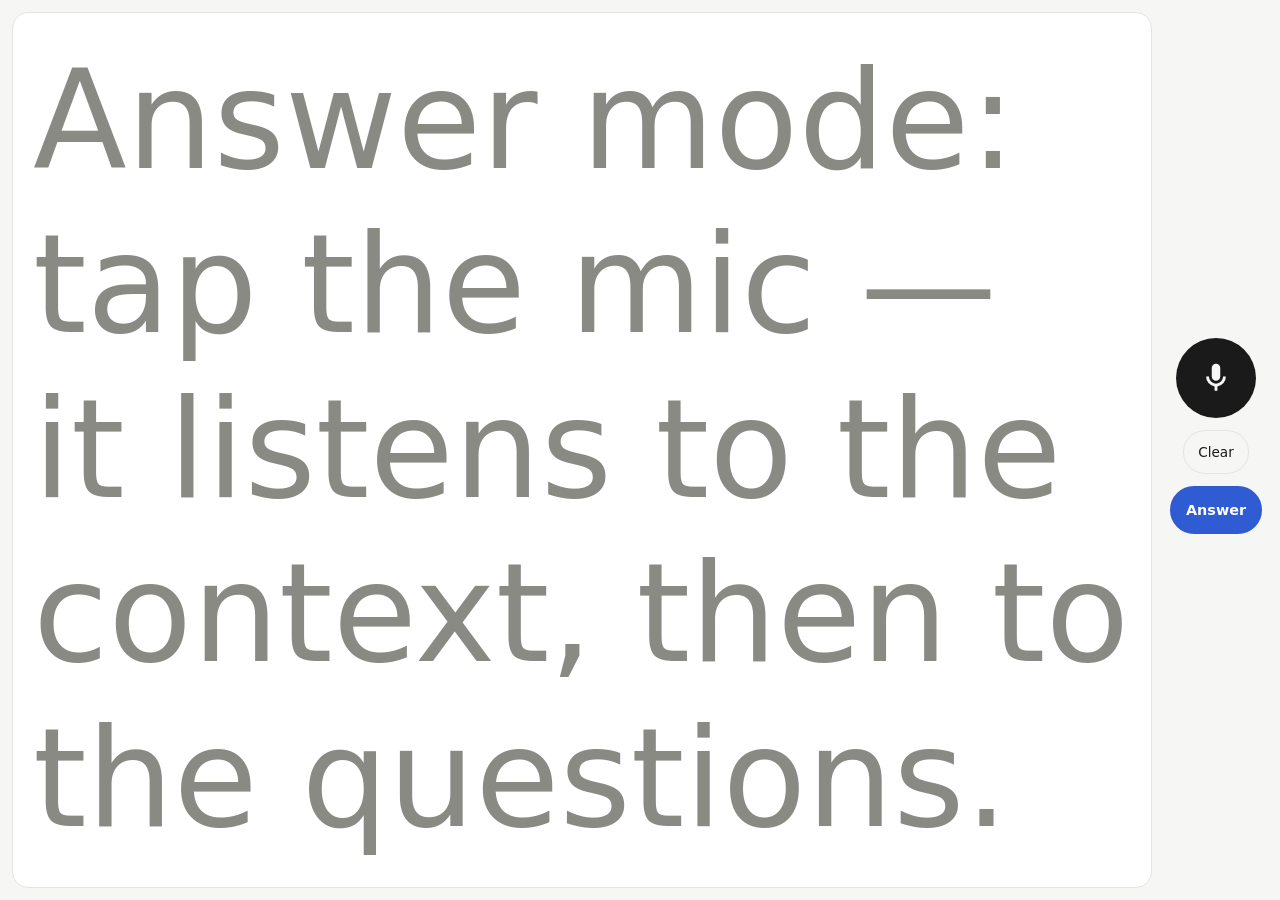
<file: oral-4f8c2a91e7/index.html>
<!doctype html>
<html lang="en">
<head>
<meta charset="utf-8">
<meta name="viewport" content="width=device-width, initial-scale=1, maximum-scale=1, user-scalable=no, viewport-fit=cover">
<meta name="robots" content="noindex, nofollow">
<meta name="apple-mobile-web-app-capable" content="yes">
<meta name="theme-color" content="#111112" media="(prefers-color-scheme: dark)">
<meta name="theme-color" content="#f6f6f4" media="(prefers-color-scheme: light)">
<title>Live Transcribe</title>
<style>
  :root {
    --bg: #f6f6f4; --fg: #1a1a1a; --muted: #8a8a85; --card: #ffffff;
    --accent: #e5484d; --border: #e4e4e0; --answer: #2f5bd3; --answer-txt: #1f3f9e;
  }
  @media (prefers-color-scheme: dark) {
    :root { --bg: #111112; --fg: #ededed; --muted: #77777a; --card: #1b1b1d; --border: #2a2a2d; --answer: #3d63d8; --answer-txt: #a9c0ff; }
  }
  * { box-sizing: border-box; -webkit-tap-highlight-color: transparent; }
  html, body {
    margin: 0; height: 100%; overflow: hidden;
    touch-action: none; overscroll-behavior: none;
    -webkit-touch-callout: none; -webkit-text-size-adjust: 100%;
  }
  body {
    background: var(--bg); color: var(--fg);
    font: 16px/1.5 -apple-system, BlinkMacSystemFont, system-ui, sans-serif;
    height: 100dvh; -webkit-user-select: none; user-select: none;
    padding: max(12px, env(safe-area-inset-top)) max(12px, env(safe-area-inset-right))
             max(12px, env(safe-area-inset-bottom)) max(12px, env(safe-area-inset-left));
  }
  main { height: 100%; display: flex; flex-direction: column; gap: 12px; }
  #transcript {
    flex: 1; min-height: 0; overflow: hidden;
    background: var(--card); border: 1px solid var(--border); border-radius: 16px;
    padding: 16px 20px; line-height: 1.2; font-weight: 600;
    white-space: pre-wrap; overflow-wrap: normal;
    display: flex; align-items: center;
  }
  #text { width: 100%; }
  #text.tiny { overflow-wrap: anywhere; }
  #text:empty::before { content: attr(data-ph); color: var(--muted); font-weight: 500; }
  .interim { color: var(--muted); }
  .side { display: flex; align-items: center; justify-content: center; gap: 16px; }
  #mic {
    width: 88px; height: 88px; border-radius: 50%; border: none; cursor: pointer; flex: none;
    background: var(--fg); color: var(--bg); display: grid; place-items: center;
    transition: transform .15s, background .2s; touch-action: manipulation;
  }
  #mic:active { transform: scale(.95); }
  #mic:disabled { opacity: .35; }
  #mic.on { background: var(--accent); color: #fff; animation: pulse 1.4s infinite; }
  @keyframes pulse { 0%{box-shadow:0 0 0 0 rgba(229,72,77,.5)} 70%{box-shadow:0 0 0 16px rgba(229,72,77,0)} 100%{box-shadow:0 0 0 0 rgba(229,72,77,0)} }
  #clear {
    background: transparent; color: var(--fg); border: 1px solid var(--border);
    border-radius: 999px; padding: 10px 14px; font: inherit; font-size: .85rem;
    min-height: 44px; touch-action: manipulation;
  }
  #ask {
    background: transparent; color: var(--answer-txt); border: 2px solid var(--answer);
    border-radius: 999px; padding: 10px 14px; font: inherit; font-size: .9rem; font-weight: 600;
    min-height: 48px; touch-action: manipulation;
  }
  #ask:active { transform: scale(.96); }
  #ask.on { background: var(--answer); color: #fff; }
  #text.answer { color: var(--answer-txt); }
  #status { color: var(--muted); font-size: .8rem; text-align: center; min-height: 1.2em; }
  #status.err { color: var(--accent); }

  /* iPhone à l'horizontale : texte à gauche, commandes en colonne à droite */
  @media (orientation: landscape) {
    main { flex-direction: row; }
    .side { flex-direction: column; width: 104px; flex: none; gap: 12px; }
    #mic { width: 80px; height: 80px; }
  }
</style>
</head>
<body>
<main>
  <div id="transcript"><div id="text"></div></div>
  <div class="side">
    <button id="mic" aria-label="Start / stop listening">
      <svg width="34" height="34" viewBox="0 0 24 24" fill="currentColor"><path d="M12 14a3 3 0 0 0 3-3V5a3 3 0 0 0-6 0v6a3 3 0 0 0 3 3zm5-3a5 5 0 0 1-10 0H5a7 7 0 0 0 6 6.92V21h2v-3.08A7 7 0 0 0 19 11h-2z"/></svg>
    </button>
    <button id="clear">Clear</button>
    <button id="ask" aria-label="Change mode">Answer</button>
    <div id="status"></div>
  </div>
</main>
<script>
  const $ = (id) => document.getElementById(id);
  const box = $('transcript'), text = $('text'), status = $('status'), mic = $('mic');
  const MIN_PX = 18;
  const committed = '', sessFinal = '', sessInterim = '';   // (ancien mode Live, plus utilisé par render)
  let listening = false;
  let wakeLock = null, curPx = 999, errMsg = '';
  const RELAIS = 'https://oral-reponse.dictees-d9709349.workers.dev';
  let answer = '', answering = false, ctrl = null;   // réponse IA affichée à la place de la question
  // V2 : on n'affiche jamais la question, seulement la réponse (déclenchée après un silence)
  const AUTO_MS = 1800;
  let v2 = false, autoTimer = null;   // v2 = mains libres (Answer ou Repeat)
  // Repeat : on affiche la phrase à répéter, on ignore ma répétition, la phrase suivante la remplace
  let rep = false, target = '', liveNew = '';
  // mémoire de l'échange : contexte, questions, réponses (remise à zéro par Clear)
  let history = [], conv = 0, pending = null, lastAsk = null;
  const MERGE_MS = 8000;   // suite d'une question coupée par une pause : fusion si elle arrive vite
  let mode = 'answer';
  try { mode = localStorage.getItem('oral-mode') || 'answer'; } catch {}


  // V2 mains libres : le micro reste ouvert, on ignore ce qui ressemble à la réponse affichée (moi qui la lis)
  const QWORDS = new Set(['why', 'what', 'how', 'who', 'when', 'where', 'which', 'whose', 'explain', 'example', 'really']);
  const QSTART = new Set([...QWORDS, 'can', 'could', 'would', 'will', 'do', 'does', 'did', 'is', 'are', 'have', 'tell', 'give', 'describe']);
  // vraie tournure de question : « where did… », « what about… », « is it… », « can you… »
  const AUX = new Set(['do', 'does', 'did', 'is', 'are', 'was', 'were', 'can', 'could', 'would', 'will', 'should', 'have', 'has',
                       'about', 'not', 'come', 'much', 'many', 'long', 'often', 'far', 'old', 'kind', 'type', 'else', 'exactly']);
  const PRON = new Set(['you', 'it', 'they', 'we', 'i', 'there', 'he', 'she', 'that', 'this', 'your', 'these', 'those', 'anyone', 'one']);
  const WH = new Set(['why', 'what', 'how', 'who', 'when', 'where', 'which', 'whose']);
  const asksLikeQuestion = (h) => (WH.has(h[0]) && AUX.has(h[1])) || (QSTART.has(h[0]) && !WH.has(h[0]) && PRON.has(h[1]))
    || ['tell', 'give', 'describe', 'explain'].includes(h[0]);
  const words = (s) => s.toLowerCase().replace(/[^a-z0-9' ]+/g, ' ').split(/\s+/).filter(Boolean);
  function isEcho(q) {
    const refs = history.filter((m) => m.role === 'assistant' && !/^OK\.?$/i.test(m.content)).slice(-2).map((m) => m.content);
    if (answering) refs.push(answer);
    const a = words(refs.join(' '));
    const h = words(q);
    if (h.length < 3) return !h.some((w) => QWORDS.has(w));   // « so yeah », « um okay » : bruit
    if (!a.length) return false;
    const uni = new Set(a), bi = new Set(a.slice(1).map((w, i) => a[i] + ' ' + w));
    const uHit = h.filter((w) => uni.has(w)).length / h.length;
    const hb = h.slice(1).map((w, i) => h[i] + ' ' + w);
    const bHit = hb.filter((b) => bi.has(b)).length / hb.length;
    const tri = new Set(a.slice(2).map((w, i) => a[i] + ' ' + a[i + 1] + ' ' + w));
    const tHit = h.slice(2).filter((w, i) => tri.has(h[i] + ' ' + h[i + 1] + ' ' + w)).length / (h.length - 2);
    // courte question bien tournée (« can you give an example », « is it better than an MLP ») : jamais un écho, sauf lecture mot pour mot
    if (h.length <= 12 && asksLikeQuestion(h) && tHit <= 0.8) return false;
    return bHit >= 0.4 || uHit >= 0.8;
  }
  function isRepeat(q) {
    const a = words(target), h = words(q);
    if (!a.length) return false;
    if (!h.length) return true;
    const uni = new Set(a), bi = new Set(a.slice(1).map((w, i) => a[i] + ' ' + w));
    const uHit = h.filter((w) => uni.has(w)).length / h.length;
    if (h.length < 3) return uHit >= 0.5;
    const hb = h.slice(1).map((w, i) => h[i] + ' ' + w);
    const bHit = hb.filter((b) => bi.has(b)).length / hb.length;
    return bHit >= 0.4 || uHit >= 0.7;
  }

  function join(a, b) {
    b = b.trim();
    if (!b) return a;
    return a ? a + ' ' + b : b;
  }

  // plus grande taille où toute la phrase tient ; pendant un vocal on ne fait que rétrécir (pas de saut)
  function fit(grow = !listening && !answering) {
    const cs = getComputedStyle(box);
    const maxH = box.clientHeight - parseFloat(cs.paddingTop) - parseFloat(cs.paddingBottom);
    const maxW = box.clientWidth - parseFloat(cs.paddingLeft) - parseFloat(cs.paddingRight);
    const cap = Math.max(MIN_PX, Math.floor(maxH / 1.2));
    text.classList.remove('tiny');
    let lo = MIN_PX, hi = Math.min(grow ? cap : curPx, cap) + 1;
    while (hi - lo > 1) {
      const mid = (lo + hi) >> 1;
      text.style.fontSize = mid + 'px';
      if (text.scrollHeight <= maxH && text.scrollWidth <= maxW) lo = mid; else hi = mid;
    }
    text.style.fontSize = (curPx = lo) + 'px';
    text.classList.toggle('tiny', text.scrollWidth > maxW);   // mot trop long : on le coupe
  }

  function render() {
    if (errMsg) { text.textContent = errMsg; fit(true); return; }   // erreur affichée en grand
    if (rep) {
      text.classList.remove('answer');
      text.textContent = liveNew || target;
      text.dataset.ph = listening ? 'Listening…' : 'Repeat mode: tap the mic — it shows each sentence to repeat.';
      fit(); return;
    }
    const showAnswer = answering || answer;
    text.classList.toggle('answer', !!showAnswer);
    if (showAnswer) { text.textContent = answer.trim() || '…'; fit(); return; }
    if (v2) {
      text.textContent = '';
      text.dataset.ph = listening ? 'Listening…'
        : history.length ? 'Tap the mic to keep listening.'
        : 'Answer mode: tap the mic — it listens to the context, then to the questions.';
      fit(true); return;
    }
    text.dataset.ph = 'Tap the mic and speak…';
    text.textContent = join(committed, sessFinal);
    if (sessInterim.trim()) {
      const span = document.createElement('span');
      span.className = 'interim';
      span.textContent = (text.textContent ? ' ' : '') + sessInterim.trim();
      text.appendChild(span);
    }
    fit();
  }
  new ResizeObserver(() => fit(true)).observe(box);   // rotation, barre Safari

  function say(msg, err = false) { status.textContent = msg; status.classList.toggle('err', err); }

  // écran allumé pendant l'écoute
  async function lockScreen() {
    if (!('wakeLock' in navigator) || wakeLock) return;
    try {
      const l = await navigator.wakeLock.request('screen');
      if (listening && !wakeLock) wakeLock = l; else l.release();
    } catch {}
  }
  function unlockScreen() { try { wakeLock?.release(); } catch {} wakeLock = null; }
  // iOS exige un geste pour reprendre le verrou : on retente au prochain toucher
  document.addEventListener('touchend', () => { if (listening && !wakeLock) lockScreen(); });

  // pas de zoom (pincer, double-tap)
  ['gesturestart', 'gesturechange', 'dblclick'].forEach((t) =>
    document.addEventListener(t, (e) => e.preventDefault(), { passive: false }));

  // --- micro sans la Dictée iOS (elle joue un son, même en silencieux) : enregistrement direct + détection de parole + Whisper ---
  const STT = RELAIS + '/stt';
  const PRE_MS = 400;          // garde le début du mot qui a déclenché la détection
  const START_MS = 120;        // parole continue minimum pour ouvrir un segment
  const MAX_SEG_MS = 30000;    // segment trop long : on le coupe
  const INTERIM_MS = 1000;     // Repeat : retranscription du segment en cours toutes les secondes
  const endMs = () => (rep ? 1200 : AUTO_MS);   // silence qui clôt une phrase
  let ac = null, stream = null, src = null, proc = null;
  let noise = 0.004, inSpeech = false, loudMs = 0, quietMs = 0, segMs = 0;
  let pre = [], seg = [], segId = 0, interimBusy = false, lastInterim = 0;
  let queue = Promise.resolve();   // les phrases sont traitées dans l'ordre

  async function startCapture() {
    // iOS n'autorise l'audio que pendant le toucher : on le crée AVANT d'attendre la permission du micro
    ac = new (window.AudioContext || window.webkitAudioContext)();
    const resumed = ac.resume().catch(() => {});
    stream = await navigator.mediaDevices.getUserMedia({
      audio: { channelCount: 1, echoCancellation: true, noiseSuppression: true, autoGainControl: true },
    });
    await resumed;
    src = ac.createMediaStreamSource(stream);
    proc = ac.createScriptProcessor(4096, 1, 1);
    proc.onaudioprocess = (e) => onAudio(e.inputBuffer.getChannelData(0));
    src.connect(proc);
    proc.connect(ac.destination);   // nécessaire pour que Safari fasse tourner le nœud ; sa sortie reste muette
    inSpeech = false; loudMs = 0; pre = []; seg = [];
  }

  function stopCapture(flush) {
    if (flush && inSpeech) finishSegment();
    inSpeech = false; seg = []; pre = [];
    try { proc && (proc.onaudioprocess = null, proc.disconnect()); } catch {}
    try { src?.disconnect(); } catch {}
    try { stream?.getTracks().forEach((t) => t.stop()); } catch {}
    try { ac?.close(); } catch {}
    ac = stream = src = proc = null;
  }

  // détection de parole : volume au-dessus du bruit de fond qui s'adapte à la pièce
  function onAudio(buf) {
    const x = new Float32Array(buf);
    let sum = 0;
    for (let i = 0; i < x.length; i++) sum += x[i] * x[i];
    const rms = Math.sqrt(sum / x.length), ms = (x.length / ac.sampleRate) * 1000;
    const thr = Math.max(0.01, noise * 3);
    if (!inSpeech) {
      if (rms < thr) noise = noise * 0.95 + rms * 0.05;
      pre.push(x);
      while (pre.length * ms > PRE_MS) pre.shift();
      loudMs = rms > thr ? loudMs + ms : 0;
      if (loudMs >= START_MS) { inSpeech = true; seg = pre; pre = []; quietMs = 0; segMs = 0; segId++; lastInterim = Date.now(); }
      return;
    }
    seg.push(x);
    segMs += ms;
    quietMs = rms > thr * 0.7 ? 0 : quietMs + ms;
    if (quietMs >= endMs() || segMs >= MAX_SEG_MS) finishSegment();
    else if (rep && !interimBusy && Date.now() - lastInterim >= INTERIM_MS) interim();
  }

  function finishSegment() {
    const audio = seg, rate = ac.sampleRate;
    inSpeech = false; seg = []; loudMs = 0; segId++;   // un interim en vol pour ce segment sera ignoré
    queue = queue.then(() => transcribe(audio, rate)).then((t) => onHeard(t), () => say('Network…', true));
  }

  function interim() {
    const id = segId, rate = ac.sampleRate;
    interimBusy = true; lastInterim = Date.now();
    transcribe(seg.slice(), rate).then((t) => { if (id === segId && inSpeech) showLive(t); }, () => {})
      .finally(() => { interimBusy = false; });
  }

  // Float32 → WAV 16 kHz mono (ce que Whisper attend)
  function toWav(chunks, rate) {
    const n = chunks.reduce((s, c) => s + c.length, 0), all = new Float32Array(n);
    let o = 0;
    for (const c of chunks) { all.set(c, o); o += c.length; }
    const ratio = rate / 16000, len = Math.floor(n / ratio), pcm = new Int16Array(len);
    for (let i = 0; i < len; i++) {
      const v = Math.max(-1, Math.min(1, all[Math.floor(i * ratio)]));
      pcm[i] = v < 0 ? v * 0x8000 : v * 0x7fff;
    }
    const b = new DataView(new ArrayBuffer(44));
    const str = (off, s) => [...s].forEach((ch, i) => b.setUint8(off + i, ch.charCodeAt(0)));
    str(0, 'RIFF'); b.setUint32(4, 36 + pcm.byteLength, true); str(8, 'WAVE'); str(12, 'fmt ');
    b.setUint32(16, 16, true); b.setUint16(20, 1, true); b.setUint16(22, 1, true);
    b.setUint32(24, 16000, true); b.setUint32(28, 32000, true); b.setUint16(32, 2, true); b.setUint16(34, 16, true);
    str(36, 'data'); b.setUint32(40, pcm.byteLength, true);
    return new Blob([b, pcm], { type: 'audio/wav' });
  }

  // phrases que Whisper invente sur du bruit
  const GHOST = /^(thank you( for watching)?|thanks( for watching)?|you|bye|okay|so|uh|um|\.|…|\s)*[.!?]*$/i;
  async function transcribe(chunks, rate) {
    const r = await fetch(STT, { method: 'POST', headers: { 'content-type': 'audio/wav' }, body: toWav(chunks, rate) });
    if (!r.ok) { const j = await r.json().catch(() => ({})); throw new Error(j.erreur || 'HTTP ' + r.status); }
    const t = ((await r.json()).text || '').trim();
    return GHOST.test(t) ? '' : t.charAt(0).toUpperCase() + t.slice(1);
  }

  // Repeat : la nouvelle phrase s'affiche en direct dès 3 mots, sauf si c'est moi qui répète
  function showLive(t) {
    if (!rep || !t) return;
    const isNew = words(t).length >= 3 && !isRepeat(t);
    if (!liveNew && isNew) { curPx = 999; say('New'); }
    if (liveNew || isNew) { liveNew = t; render(); }
  }

  // une phrase complète vient d'être transcrite : nouvelle phrase / question, ou ma propre voix ?
  function onHeard(q) {
    if (!q) return;
    if (rep) {
      liveNew = '';
      if (isRepeat(q)) say('You ✓');
      else { target = q; say('New'); }
      render(); return;
    }
    if (isEcho(q)) { if (lastAsk) lastAsk.echoed = true; say('You ✓'); return; }
    ask(q);
  }

  // retour après verrouillage / arrière-plan : iOS a pu couper le micro, on le reprend
  document.addEventListener('visibilitychange', async () => {
    if (document.visibilityState !== 'visible' || !listening) return;
    wakeLock = null; lockScreen();
    const dead = !stream || stream.getAudioTracks().some((t) => t.readyState === 'ended');
    if (dead) { stopCapture(false); try { await startCapture(); } catch {} }
    else { try { await ac.resume(); } catch {} }
  });
  // Safari peut suspendre l'audio : un toucher le relance
  document.addEventListener('touchend', () => { if (listening && ac?.state !== 'running') ac?.resume().catch(() => {}); });

  function clearText() {
    curPx = 999;
    try { ctrl?.abort(); } catch {}
    ctrl = null; answer = ''; answering = false; target = ''; liveNew = '';
    segId++;   // les transcriptions en cours sont ignorées
    render();
  }

  async function start() {
    if (listening) return;
    listening = true; errMsg = '';
    status.classList.remove('err');
    mic.classList.add('on');
    say('Starting…');
    lockScreen();
    clearText();
    try {
      await startCapture();
      if (listening) say('Listening…'); else stopCapture(false);
    } catch (e) {
      listening = false; mic.classList.remove('on'); unlockScreen(); stopCapture(false);
      errMsg = e.name === 'NotAllowedError'
        ? 'Microphone denied. In Safari: aA › Website Settings › Microphone › Allow, then reload the page.'
        : 'Microphone unavailable (' + (e.message || e.name) + ').';
      render(); say('Error', true);
    }
  }
  function stop() {
    listening = false;
    mic.classList.remove('on');
    unlockScreen();
    stopCapture(true);   // la phrase en cours est quand même traitée
    if (!status.classList.contains('err') && !answering) say('');
    fit(true);
  }

  if (!window.isSecureContext || !navigator.mediaDevices?.getUserMedia) {
    errMsg = 'The microphone requires HTTPS and Safari.';
    mic.disabled = true;
  }

  // envoie la question entendue à l'IA et affiche la réponse au fil de l'eau
  async function ask(q) {
    if (!q) { say('No question', true); return; }
    // réponse précédente encore en cours = question coupée par une pause : on fusionne
    const looksNew = QSTART.has(words(q)[0]);   // « where did you… » = vraie nouvelle question
    if (answering && pending && pending.conv === conv && !looksNew) {
      const k = history.indexOf(pending.u);
      if (k >= 0) { q = join(pending.u.content, q); history.splice(k, 1); }
    } else if (lastAsk && lastAsk.conv === conv && !lastAsk.echoed && Date.now() - lastAsk.t < MERGE_MS
               && !looksNew) {
      // réponse déjà finie mais pas encore lue, et la phrase ne commence pas comme une question : c'est la suite
      const k = history.indexOf(lastAsk.u);
      if (k >= 0 && !/^OK\.?$/i.test(history[k + 1]?.content ?? '')) {   // jamais dans un contexte : la question doit être répondue
        q = join(lastAsk.u.content, q);
        history.splice(k, history[k + 1]?.role === 'assistant' ? 2 : 1);
      }
    }
    try { ctrl?.abort(); } catch {}
    const my = ctrl = new AbortController(), myConv = conv;
    const u = { role: 'user', content: q };
    history.push(u);
    pending = { u, conv };
    lastAsk = { u, conv, t: Date.now(), echoed: false };
    let got = '', ok = false;
    errMsg = ''; answer = ''; answering = true; curPx = 999;
    say('Answering…'); render();
    const eat = (l) => {
      if (!l.startsWith('data: ')) return;
      const d = l.slice(6).trim();
      if (d === '[DONE]') return;
      try { const j = JSON.parse(d); got += j.response ?? j.choices?.[0]?.delta?.content ?? ''; } catch {}
    };
    try {
      const r = await fetch(RELAIS, {
        method: 'POST', headers: { 'content-type': 'application/json' },
        body: JSON.stringify({ messages: history }), signal: my.signal,
      });
      if (!r.ok) { const j = await r.json().catch(() => ({})); throw new Error(j.erreur || 'HTTP ' + r.status); }
      const reader = r.body.getReader(), dec = new TextDecoder();
      let buf = '';
      for (;;) {
        const { done, value } = await reader.read();
        if (done) { buf += dec.decode(); break; }
        buf += dec.decode(value, { stream: true });
        const lines = buf.split('\n');
        buf = lines.pop();
        lines.forEach(eat);
        // « OK » = simple contexte : on ne l'affiche pas pendant le streaming
        answer = /^\s*O?K?\.?\s*$/i.test(got) ? '' : got;
        render();
      }
      eat(buf.trim());
      answer = /^\s*O?K?\.?\s*$/i.test(got) ? '' : got;
      ok = true;
    } catch (e) {
      if (e.name !== 'AbortError') {
        if (!got) answer = '⚠ ' + (e.message || 'Network unavailable');
        say('Error', true);
      }
    } finally {
      // chaque réponse reste collée à SA question ; question abandonnée ou sans réponse : retirée
      const k = history.indexOf(u);
      if (conv === myConv && k >= 0) {
        if (got.trim()) history.splice(k + 1, 0, { role: 'assistant', content: got.trim() });   // même partielle
        else history.splice(k, 1);
      }
      if (pending?.u === u) pending = null;
      if (ctrl === my) {
        ctrl = null; answering = false;
        if (ok) {
          const isCtx = /^\s*OK\.?\s*$/i.test(got);
          if (isCtx) answer = '✓ Context saved. Waiting for the question…';
          const n = history.filter((m) => m.role === 'assistant' && !/^OK\.?$/i.test(m.content)).length;
          say(isCtx ? 'Context' : 'Q' + n);
        }
        render();
      }
    }
  }

  // couper le micro traite quand même la phrase en cours
  mic.onclick = () => (listening ? stop() : start());

  // Clear = nouveau contexte : on oublie tout l'échange
  $('clear').onclick = () => { conv++; history = []; pending = null; lastAsk = null; clearText(); say(v2 && !rep ? 'New context' : ''); };

  const askBtn = $('ask');
  // un seul bouton qui bascule entre les deux modes : Answer ↔ Repeat
  const MODES = { answer: 'Answer', repeat: 'Repeat' };
  function setMode(m) {
    mode = MODES[m] ? m : 'answer';
    v2 = mode !== 'live'; rep = mode === 'repeat';
    askBtn.classList.toggle('on', v2);
    askBtn.textContent = MODES[mode];
    try { localStorage.setItem('oral-mode', mode); } catch {}
  }
  askBtn.onclick = () => {
    setMode(mode === 'answer' ? 'repeat' : 'answer');
    // on repart d'un écran vide dans le nouveau mode (l'échange Answer reste en mémoire jusqu'à Clear)
    clearText();
    if (!status.classList.contains('err')) say(listening ? 'Listening…' : '');
  };
  setMode(mode);
  render();
</script>
</body>
</html>
</file>
<file: styles.css>
/* lucas ~ portfolio terminal */
:root {
  --bg:        #080908;
  --dot:       #eef0ec;
  --fg:        #d8dcd6;
  --muted:     #7c857b;
  --green:     #6cc25c;
  --green-dim: #4a9445;
  --line:      rgba(238,240,236,.13);
  --panel:     rgba(8,9,8,.72);
  --mono: ui-monospace, "SF Mono", SFMono-Regular, Menlo, Consolas, "Liberation Mono", monospace;
}

* { box-sizing: border-box; }
html, body { height: 100%; }
body {
  margin: 0;
  background: var(--bg);
  color: var(--fg);
  font: 13px/1.65 var(--mono);
  overflow: hidden;
  -webkit-font-smoothing: antialiased;
  background-image: radial-gradient(rgba(238,240,236,.055) 1px, transparent 1px);
  background-size: 13px 13px;
}

/* scène (panneau dans le terminal) */
/* Sans JavaScript : scène, prompt et raccourcis n'ont rien à faire à l'écran. */
.scene, .input-line, .quick { display: none; }
.js .scene { display: block; }
.js .input-line { display: flex; }
.js .quick { display: flex; }

.scene {
  position: relative;
  width: 100%;
  height: clamp(230px, 36vh, 330px);
  margin-top: 4px;
  border: 1px solid var(--line);
  border-radius: 3px;
  background: #050605;
  overflow: hidden;
}
.scene canvas { position: absolute; inset: 0; display: block; }
#sprite { image-rendering: pixelated; }
.scene::after {                       /* vignettage */
  content: ""; position: absolute; inset: 0; pointer-events: none;
  background: radial-gradient(ellipse at 28% 70%, transparent 34%, rgba(0,0,0,.6) 100%);
}

/* HUD (dans la scène) */
.hud {
  position: absolute; top: 10px; right: 10px; z-index: 3;
  display: flex; align-items: center; gap: 8px;
  padding: 4px 10px;
  border: 1px solid var(--line); border-radius: 2px;
  background: rgba(5,6,5,.8);
  font-size: 11px; letter-spacing: .04em; color: var(--muted);
}
.hud-ico { color: var(--green); }
.hud-txt { color: var(--fg); }

/* layout */
.wrap {
  position: relative; z-index: 2;
  min-height: 100%;
  display: flex; justify-content: center; align-items: center;
  padding: 24px 20px;
}

/* terminal (colonne centrée, sans chrome) */
.term {
  width: min(760px, 100%);
  max-height: calc(100vh - 48px);
  display: flex; flex-direction: column;
}
.term-body {
  flex: 1; overflow-y: auto; overscroll-behavior: contain;
  padding: 2px 10px 4px 2px;
  scrollbar-width: thin; scrollbar-color: #2c312b transparent;
}
.term-body::-webkit-scrollbar { width: 8px; }
.term-body::-webkit-scrollbar-thumb { background: #2c312b; border-radius: 4px; }

[data-run] { cursor: pointer; }

/* barre de commandes rapides */
.quick { display: flex; flex-wrap: wrap; align-items: center; gap: 6px; margin-top: 16px; }
.quick .hint { color: var(--muted); font-size: 11.5px; margin-right: 2px; }
.quick button {
  font: inherit; font-size: 11.5px; color: var(--muted);
  background: transparent; border: 1px solid var(--line); border-radius: 3px;
  padding: 2px 9px; cursor: pointer; transition: .15s;
}
.quick button:hover { color: var(--green); border-color: var(--green-dim); background: rgba(108,194,92,.08); }

.block { margin-bottom: 16px; }
.cmd { color: var(--fg); margin-bottom: 5px; word-break: break-word; }
.ps { color: var(--green-dim); }
.op { color: var(--green); margin: 0 6px; }
.res { color: #b7bdb4; }
.res p { margin: 0 0 3px; }
.res b { color: #e8ece6; font-weight: 600; }
.res i { color: var(--muted); font-style: italic; }
.k { color: var(--green-dim); margin-right: 6px; }

/* projets */
.grid { display: grid; grid-template-columns: repeat(auto-fill, minmax(280px, 1fr)); gap: 9px; margin-top: 3px; }
.card {
  border: 1px solid var(--line); border-left: 2px solid var(--green-dim);
  padding: 8px 11px; background: rgba(255,255,255,.018);
  transition: .15s; text-decoration: none; color: inherit; display: block;
}
.card:hover { background: rgba(108,194,92,.07); border-left-color: var(--green); }
.card .h { display: flex; justify-content: space-between; gap: 10px; align-items: baseline; }
.card .n { color: #e8ece6; font-weight: 600; }
.card .y { color: var(--muted); font-size: 11px; }
.card .d { color: #a5aca3; font-size: 12px; margin-top: 2px; }
.card .t { color: var(--green-dim); font-size: 11px; margin-top: 4px; letter-spacing: .03em; }

/* stack */
.row { display: flex; gap: 10px; margin-bottom: 2px; }
.row .lbl { color: var(--green-dim); width: 84px; flex: none; }
.row .val { color: #b7bdb4; }

/* liens */
.links a {
  display: flex; justify-content: space-between; gap: 12px;
  color: #b7bdb4; text-decoration: none; padding: 2px 0;
  border-bottom: 1px dotted transparent;
}
.links a:hover { color: var(--green); border-bottom-color: var(--green-dim); }
.links a .r { color: var(--muted); }
.links a:hover .r { color: var(--green-dim); }

/* saisie : vrai champ texte, stylé comme la ligne de terminal */
.input-line { display: flex; align-items: baseline; gap: 0; margin-top: 4px; }
.input-line input {
  flex: 1; min-width: 0;
  font: inherit; color: #e8ece6;
  background: transparent; border: 0; outline: none; padding: 0;
  caret-color: var(--green);
}
.input-line input::placeholder { color: var(--muted); }

.err { color: #d4715c; }
.ok  { color: var(--green); }

/* responsive */
@media (max-width: 700px) {
  .wrap { padding: 10px; }
  .term-body { font-size: 12.5px; padding: 12px 12px 14px; }
  .scene { height: clamp(150px, 26vh, 220px); }
  .row .lbl { width: 66px; }
}

/* resume */
.sec { color: var(--green); margin: 12px 0 6px; letter-spacing: .08em; text-transform: uppercase; font-size: 11px; }
.sec:first-child { margin-top: 2px; }
.entry { border-left: 1px solid var(--line); padding: 0 0 0 11px; margin-bottom: 11px; }
.eh { display: flex; justify-content: space-between; gap: 12px; flex-wrap: wrap; align-items: baseline; }
.eo { color: #e8ece6; font-weight: 600; }
.ew { color: var(--muted); font-size: 11px; }
.er { color: var(--green-dim); }
.en { color: var(--muted); font-size: 11.5px; margin-top: 2px; }
.eb { margin: 4px 0 0; padding-left: 15px; }
.eb li { margin-bottom: 1px; }
.eb li::marker { color: var(--green-dim); }

/* experience — frise chronologique */
.tl { position: relative; margin-left: 4px; }
.tl::before { content: ''; position: absolute; left: 0; top: 6px; bottom: 6px; width: 1px; background: var(--line); }
.tl-i { position: relative; display: grid; grid-template-columns: 17ch 1fr; gap: 0 14px; padding: 0 0 14px 16px; }
.tl-i::before {                    /* le point sur la frise */
  content: ''; position: absolute; left: -3px; top: 7px; width: 7px; height: 7px;
  border-radius: 50%; background: var(--green); box-shadow: 0 0 0 3px var(--bg);
}
.tl-d { color: var(--green-dim); font-size: 11.5px; padding-top: 1px; }
.tl-h b { color: #e8ece6; }
.tl-at { color: var(--muted); }
.tl-o { color: var(--green); }
.tl-w, .tl-n { color: var(--muted); font-size: 11.5px; }
@media (max-width: 700px) {
  .tl-i { grid-template-columns: 1fr; }
}
</file>
